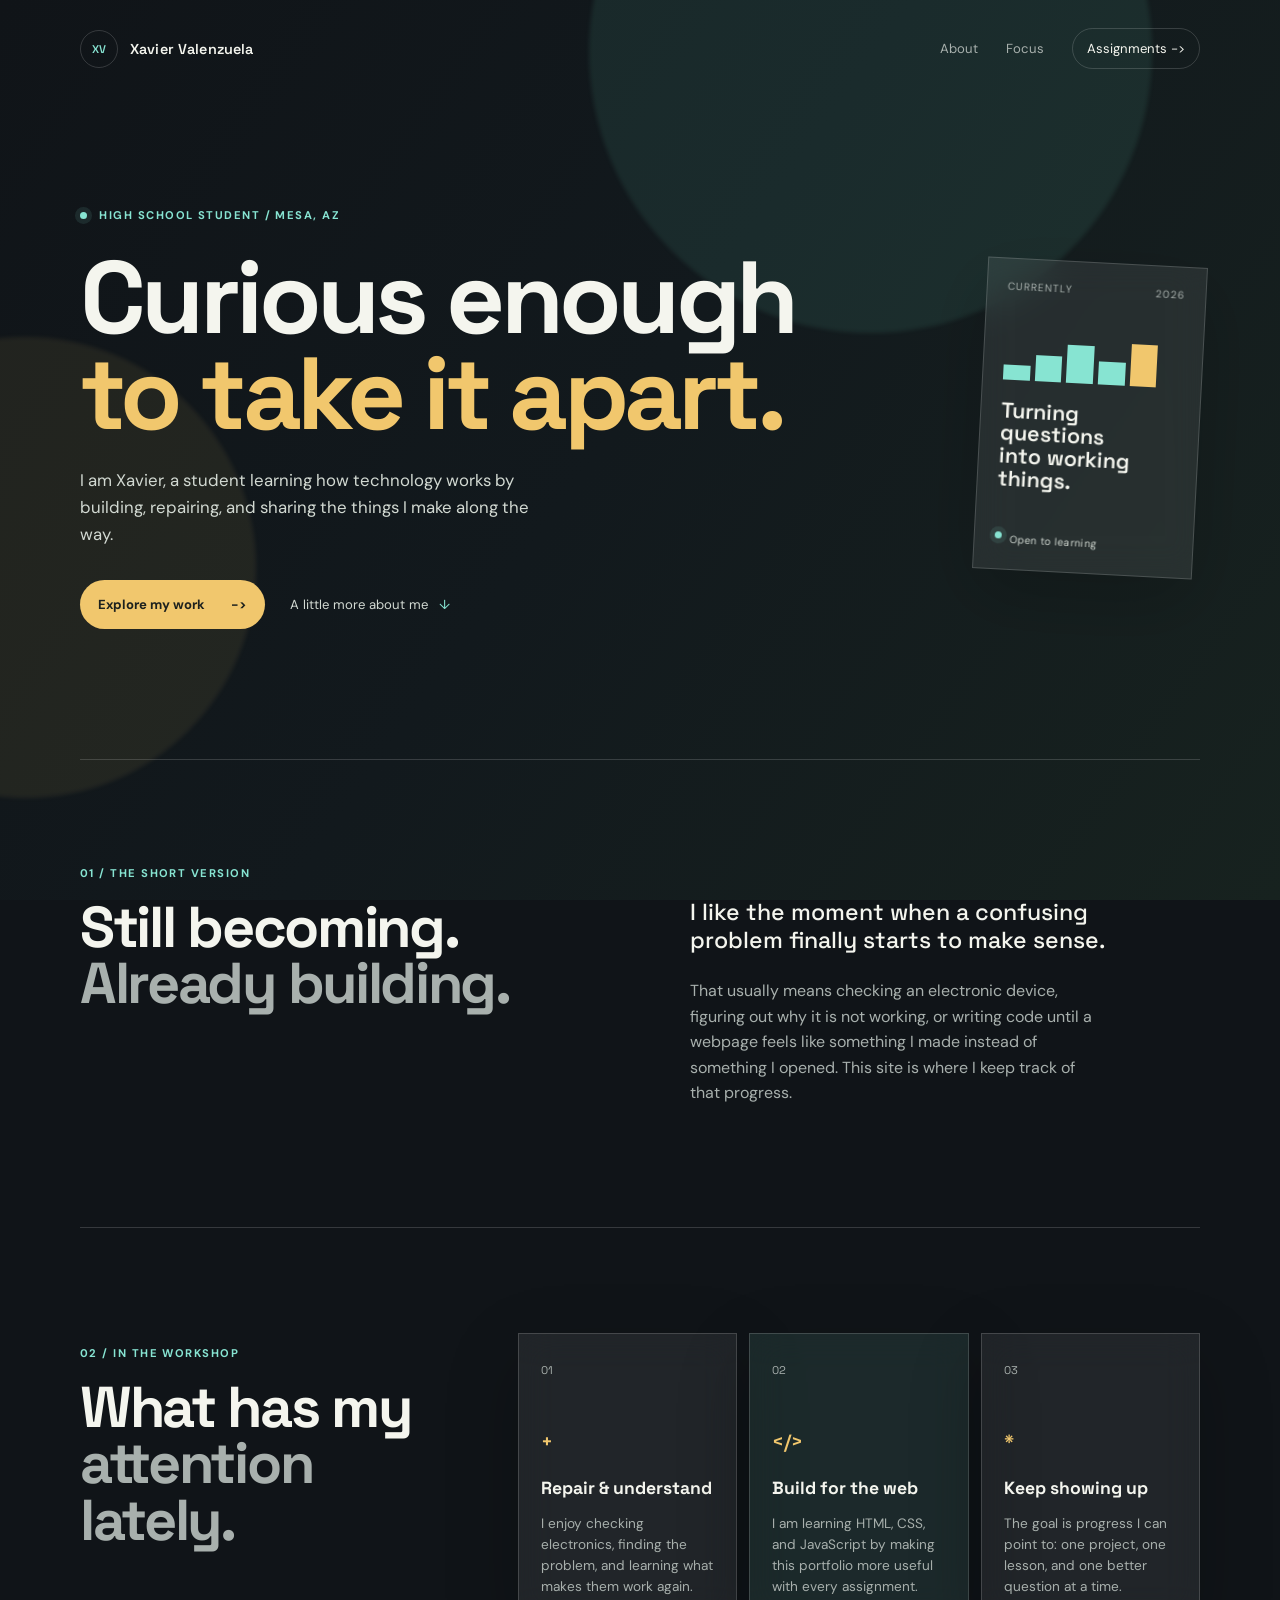
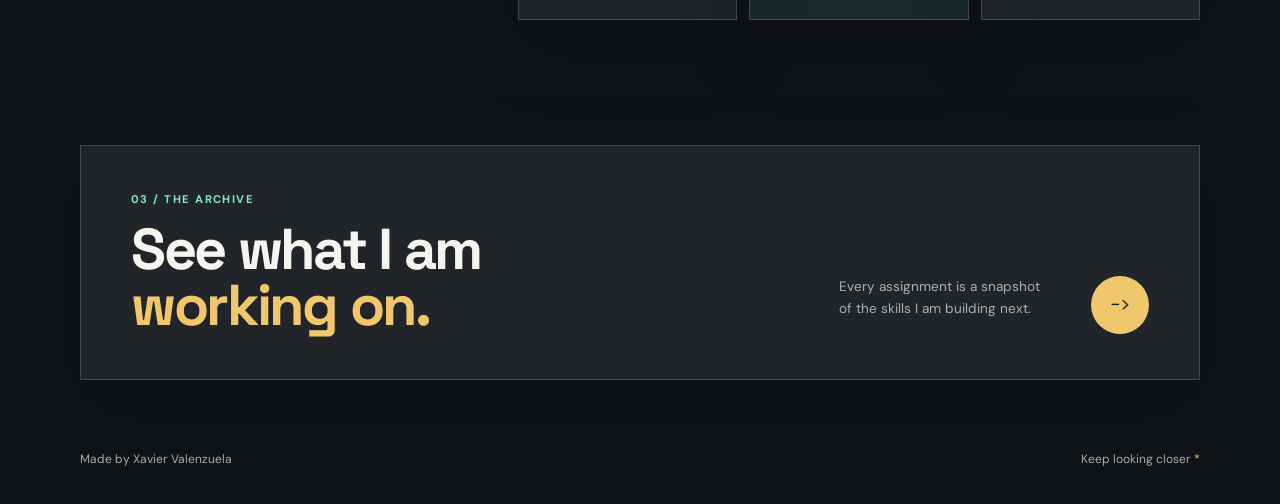
<file: index.html>
<!doctype html>
<html lang="en">

<head>
  <meta charset="utf-8">
  <meta name="viewport" content="width=device-width, initial-scale=1">
  <meta name="theme-color" content="#101418">
  <meta name="description"
    content="The portfolio and ongoing work of Xavier Valenzuela, a high school student learning to build with technology.">
  <title>Xavier Valenzuela | Builder in progress</title>
  <link rel="preconnect" href="https://fonts.googleapis.com">
  <link rel="preconnect" href="https://fonts.gstatic.com" crossorigin>
  <link
    href="https://fonts.googleapis.com/css2?family=DM+Sans:wght@400;500;600;700&family=Space+Grotesk:wght@500;600;700&display=swap"
    rel="stylesheet">
  <link rel="stylesheet" href="styles.css">
</head>

<body>
  <div class="ambient ambient-one" aria-hidden="true"></div>
  <div class="ambient ambient-two" aria-hidden="true"></div>
  <header class="site-header shell">
    <a class="brand" href="index.html" aria-label="Xavier Valenzuela home"><span class="brand-mark">XV</span><span
        class="brand-name">Xavier Valenzuela</span></a>
    <nav aria-label="Main navigation"><a href="#about">About</a><a href="#focus">Focus</a><a class="nav-cta"
        href="assignments/index.html">Assignments <span aria-hidden="true">-&gt;</span></a></nav>
  </header>
  <main>
    <section class="hero shell" aria-labelledby="hero-title">
      <div class="hero-copy">
        <p class="eyebrow"><span class="status-dot"></span> High school student / Mesa, AZ</p>
        <h1 id="hero-title">Curious enough<br><em>to take it apart.</em></h1>
        <p class="hero-intro">I am Xavier, a student learning how technology works by building, repairing, and sharing
          the things I make along the way.</p>
        <div class="hero-actions"><a class="button button-primary" href="assignments/index.html">Explore my work <span
              aria-hidden="true">-&gt;</span></a><a class="text-link" href="#about">A little more about me <span
              aria-hidden="true">&#8595;</span></a></div>
      </div>
      <div class="hero-note glass-panel" aria-label="Current status">
        <div class="note-topline"><span>Currently</span><span>2026</span></div>
        <div class="signal-line" aria-hidden="true"><span></span><span></span><span></span><span></span><span></span>
        </div>
        <p>Turning questions<br>into working things.</p>
        <div class="note-footer"><span class="pulse"></span> Open to learning</div>
      </div>
    </section>
    <section class="about shell" id="about" aria-labelledby="about-title">
      <div class="section-heading">
        <p class="kicker">01 / The short version</p>
        <h2 id="about-title">Still becoming.<br><span>Already building.</span></h2>
      </div>
      <div class="about-copy">
        <p class="large-copy">I like the moment when a confusing problem finally starts to make sense.</p>
        <p>That usually means checking an electronic device, figuring out why it is not working, or writing code until a
          webpage feels like something I made instead of something I opened. This site is where I keep track of that
          progress.</p>
      </div>
    </section>
    <section class="focus shell" id="focus" aria-labelledby="focus-title">
      <div class="section-heading compact-heading">
        <p class="kicker">02 / In the workshop</p>
        <h2 id="focus-title">What has my<br><span>attention lately.</span></h2>
      </div>
      <div class="focus-grid">
        <article class="focus-card glass-panel"><span class="card-number">01</span>
          <div class="card-icon" aria-hidden="true">+</div>
          <h3>Repair &amp; understand</h3>
          <p>I enjoy checking electronics, finding the problem, and learning what makes them work again.</p>
        </article>
        <article class="focus-card glass-panel featured-card"><span class="card-number">02</span>
          <div class="card-icon" aria-hidden="true">&lt;/&gt;</div>
          <h3>Build for the web</h3>
          <p>I am learning HTML, CSS, and JavaScript by making this portfolio more useful with every assignment.</p>
        </article>
        <article class="focus-card glass-panel"><span class="card-number">03</span>
          <div class="card-icon" aria-hidden="true">*</div>
          <h3>Keep showing up</h3>
          <p>The goal is progress I can point to: one project, one lesson, and one better question at a time.</p>
        </article>
      </div>
    </section>
    <section class="work-banner shell glass-panel" aria-labelledby="work-title">
      <div>
        <p class="kicker">03 / The archive</p>
        <h2 id="work-title">See what I am<br><em>working on.</em></h2>
      </div>
      <div class="work-action">
        <p>Every assignment is a snapshot of the skills I am building next.</p><a class="round-arrow"
          href="assignments/index.html" aria-label="Open assignments">-&gt;</a>
      </div>
    </section>
  </main>
  <footer class="site-footer shell"><span>Made by Xavier Valenzuela</span><span>Keep looking closer <span
        class="footer-star" aria-hidden="true">*</span></span></footer>
</body>

</html>
</file>
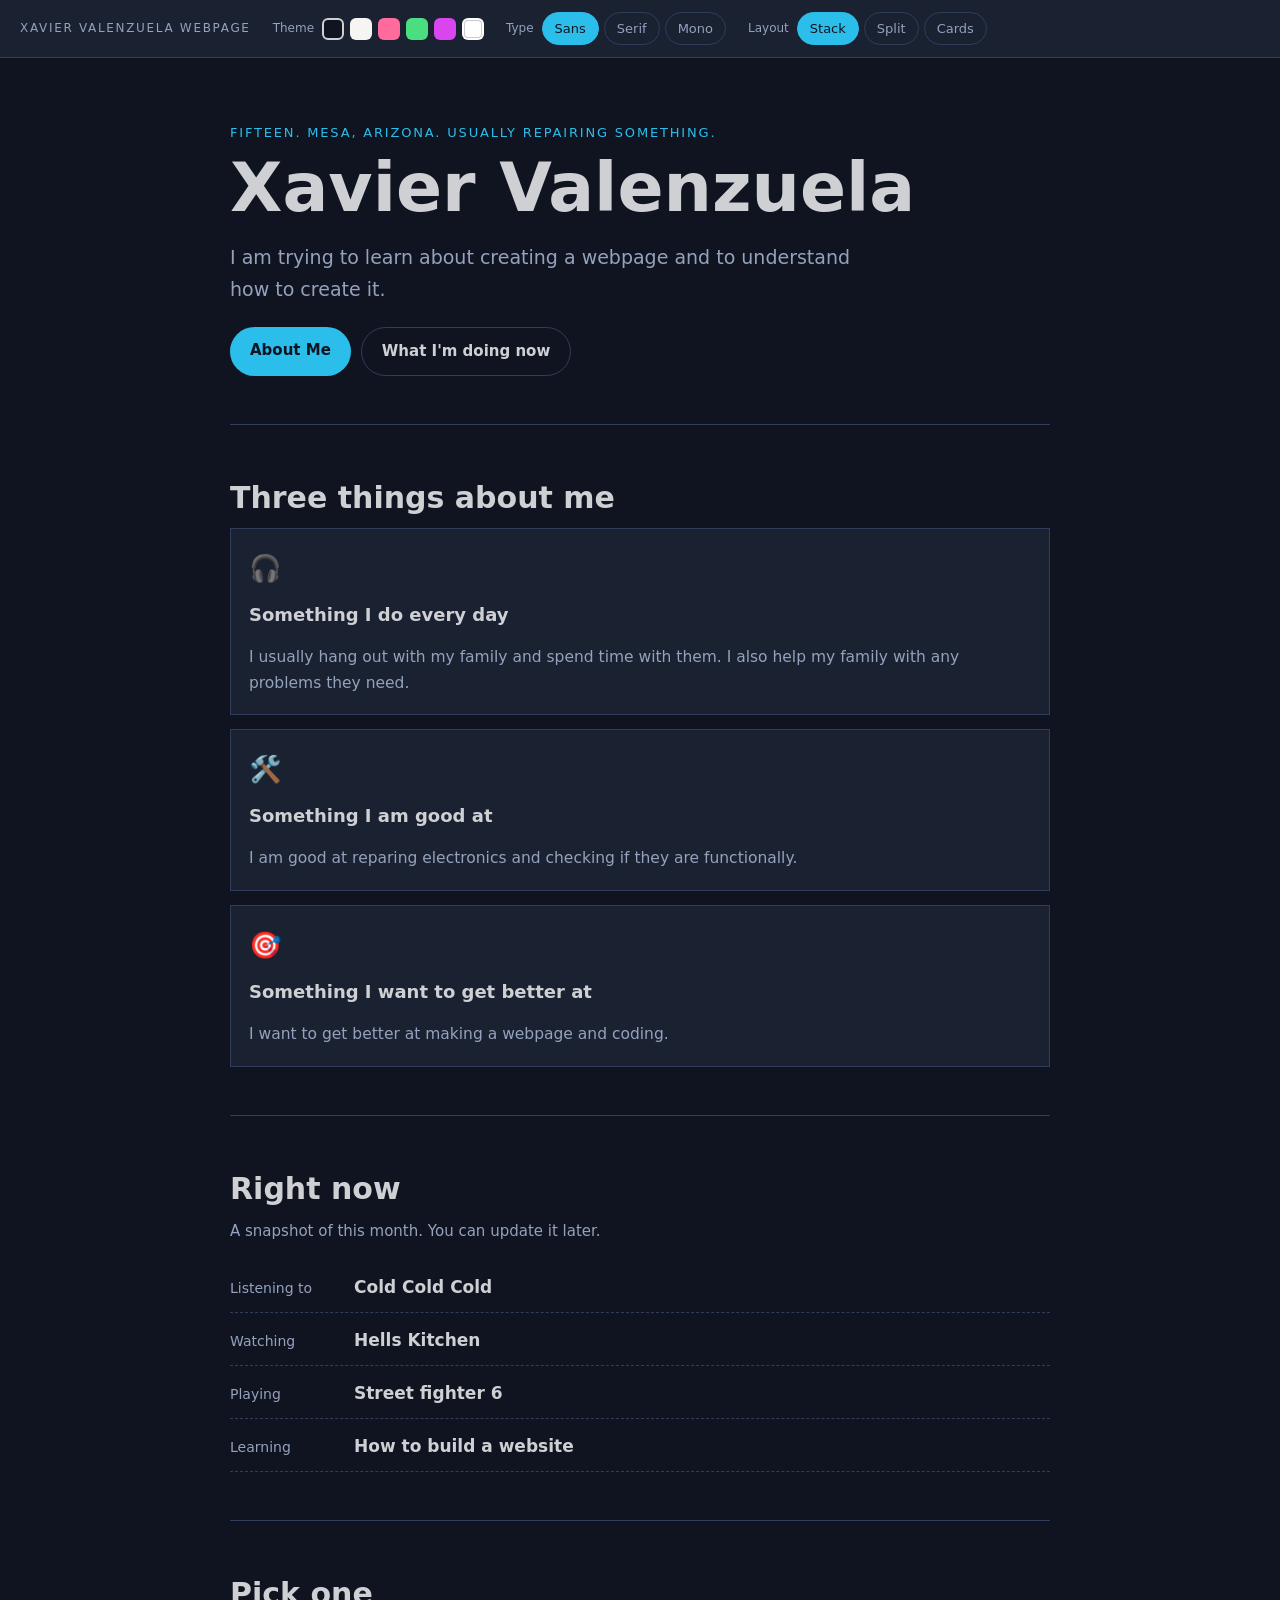
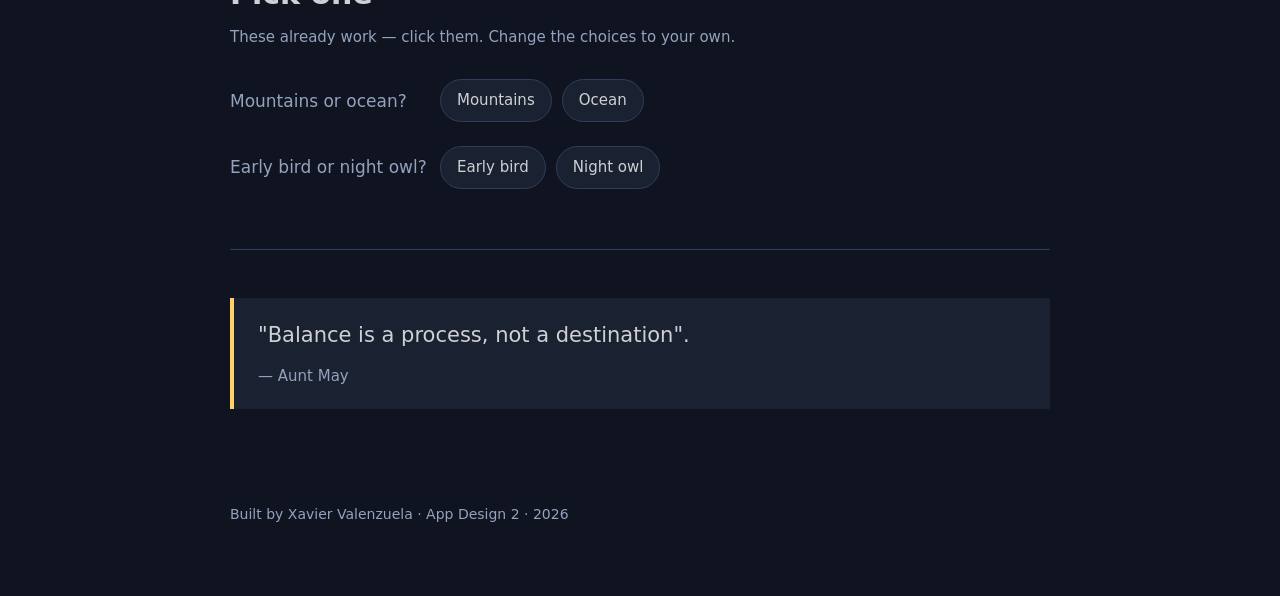
<file: assignments/index.html>
<!DOCTYPE html>
<html lang="en" data-theme="midnight" data-font="sans" data-layout="stack">
<head>
  <meta charset="utf-8">
  <meta name="viewport" content="width=device-width, initial-scale=1">

  <!-- TODO 1 — Put your name in the tab.
       This is what shows on the browser tab, not on the page. -->
  <title>This Is Me — Xavier Valenzuela</title>

  <link rel="stylesheet" href="styles.css">
</head>
<body>

<!-- ═══════════════════════════════════════════════════════════════════════
     THE CONTROL BAR
     These buttons already work. You do not have to touch them.
     Later in the unit you will learn how they work.
     ═══════════════════════════════════════════════════════════════════ -->
<header class="controls" aria-label="Page controls">
  <span class="controls-label">Xavier Valenzuela webpage</span>

  <div class="control">
    <span class="control-name">Theme</span>
    <div class="swatches" data-control="theme">
      <button data-value="midnight" class="sw sw-midnight" aria-label="Midnight"></button>
      <button data-value="paper"    class="sw sw-paper"    aria-label="Paper"></button>
      <button data-value="sunset"   class="sw sw-sunset"   aria-label="Sunset"></button>
      <button data-value="forest"   class="sw sw-forest"   aria-label="Forest"></button>
      <button data-value="candy"    class="sw sw-candy"    aria-label="Candy"></button>
      <button data-value="mono"     class="sw sw-mono"     aria-label="Mono"></button>
    </div>
  </div>

  <div class="control">
    <span class="control-name">Type</span>
    <div class="pills" data-control="font">
      <button data-value="sans">Sans</button>
      <button data-value="serif">Serif</button>
      <button data-value="mono">Mono</button>
    </div>
  </div>

  <div class="control">
    <span class="control-name">Layout</span>
    <div class="pills" data-control="layout">
      <button data-value="stack">Stack</button>
      <button data-value="split">Split</button>
      <button data-value="cards">Cards</button>
    </div>
  </div>
</header>

<main>

  <!-- ═════════════════════════════════════════════════════════════════════
       SECTION 1 — THE HERO
       This is the first thing anyone sees. Make it sound like you.
       ═══════════════════════════════════════════════════════════════════ -->
  <section class="hero">
    <!-- TODO 2 — Replace this with something true about you in 3-5 words.
         Not "Welcome to my website". Something only you would write. -->
    <p class="eyebrow">Fifteen. Mesa, Arizona. Usually Repairing something.</p>

    <!-- TODO 3 — Your name. This is the biggest text on the page. -->
    <h1>Xavier Valenzuela</h1>

    <!-- TODO 4 — One sentence. What should someone know about you first? -->
    <p class="lede">
      I am trying to learn about creating a webpage
      and to understand how to create it.
    </p>

    <!-- TODO 5 — Change these two buttons to say what YOU want them to say. -->
    <div class="hero-actions">
      <a class="btn btn-solid" href="#things"> About Me</a>
      <a class="btn btn-ghost" href="#now">What I'm doing now</a>
    </div>
  </section>

  <!-- ═════════════════════════════════════════════════════════════════════
       SECTION 2 — THREE THINGS
       ═══════════════════════════════════════════════════════════════════ -->
  <section id="things">
    <h2>Three things about me</h2>

    <div class="grid">
      <!-- TODO 6 — Replace all three cards. Keep the shape, change the words.
           The emoji is just text — swap it for any character you like. -->
      <article class="card" data-reveal>
        <span class="card-icon">🎧</span>
        <h3>Something I do every day</h3>
        <p>I usually hang out with my family and spend time with them. I also help my family with any problems they need.</p>
      </article>

      <article class="card" data-reveal>
        <span class="card-icon">🛠️</span>
        <h3>Something I am good at</h3>
        <p>I am good at reparing electronics and checking if they are functionally.</p>
      </article>

      <article class="card" data-reveal>
        <span class="card-icon">🎯</span>
        <h3>Something I want to get better at</h3>
        <p>I want to get better at making a webpage and coding.</p>
      </article>
    </div>
  </section>

  <!-- ═════════════════════════════════════════════════════════════════════
       SECTION 3 — THE NOW LIST
       ═══════════════════════════════════════════════════════════════════ -->
  <section id="now">
    <h2>Right now</h2>
    <p class="section-note">A snapshot of this month. You can update it later.</p>

    <!-- TODO 7 — Change every line. Add or delete rows: copy a whole
         <li> ... </li> block to add one, delete the block to remove one. -->
    <ul class="nowlist">
      <li><span class="now-k">Listening to</span><span class="now-v">Cold Cold Cold</span></li>
      <li><span class="now-k">Watching</span><span class="now-v">Hells Kitchen</span></li>
      <li><span class="now-k">Playing</span><span class="now-v">Street fighter 6</span></li>
      <li><span class="now-k">Learning</span><span class="now-v">How to build a website</span></li>
    </ul>
  </section>

  <!-- ═════════════════════════════════════════════════════════════════════
       SECTION 4 — THE PICK-ONE
       Click the options. The page remembers your answer.
       ═══════════════════════════════════════════════════════════════════ -->
  <section>
    <h2>Pick one</h2>
    <p class="section-note">These already work — click them. Change the choices to your own.</p>

    <!-- TODO 8 — Write two of your own either/or questions.
         Change the text inside the buttons. -->
    <div class="picker" data-picker="q1">
      <span class="picker-q">Mountains or ocean?</span>
      <button data-pick="Mountains">Mountains</button>
      <button data-pick="Ocean">Ocean</button>
    </div>

    <div class="picker" data-picker="q2">
      <span class="picker-q">Early bird or night owl?</span>
      <button data-pick="Early bird">Early bird</button>
      <button data-pick="Night owl">Night owl</button>
    </div>
  </section>

  <!-- ═════════════════════════════════════════════════════════════════════
       SECTION 5 — THE QUOTE
       ═══════════════════════════════════════════════════════════════════ -->
  <section>
    <!-- TODO 9 — A line you actually like. A lyric, a saying, your own words. -->
    <blockquote>
      <p>"Balance is a process, not a destination".</p>
      <cite>— Aunt May</cite>
    </blockquote>
  </section>

</main>

<footer>
  <!-- TODO 10 — Your name and the year. -->
  <p>Built by Xavier Valenzuela · App Design 2 · 2026</p>
</footer>

<!-- app.js is DONE FOR YOU. Do not edit it yet — we open it in Unit 03. -->
<script src="app.js"></script>
</body>
</html>
</file>
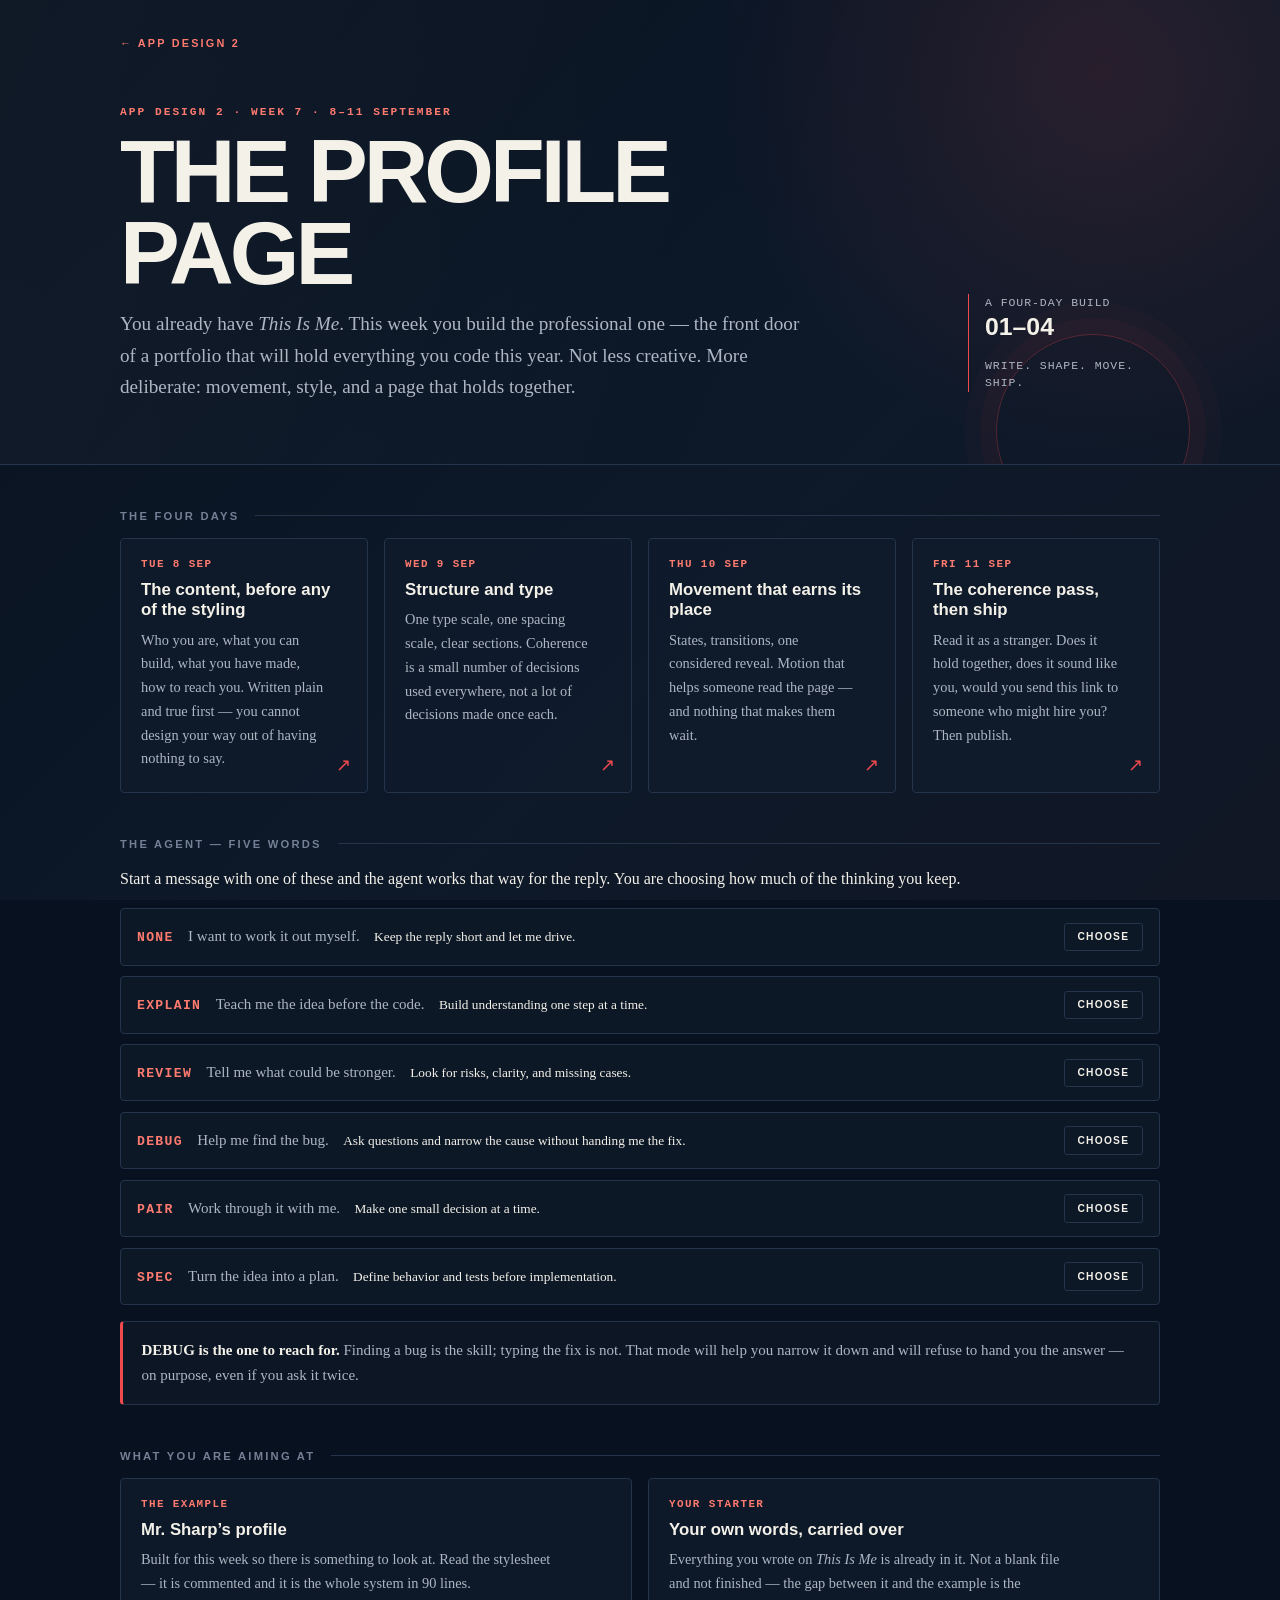
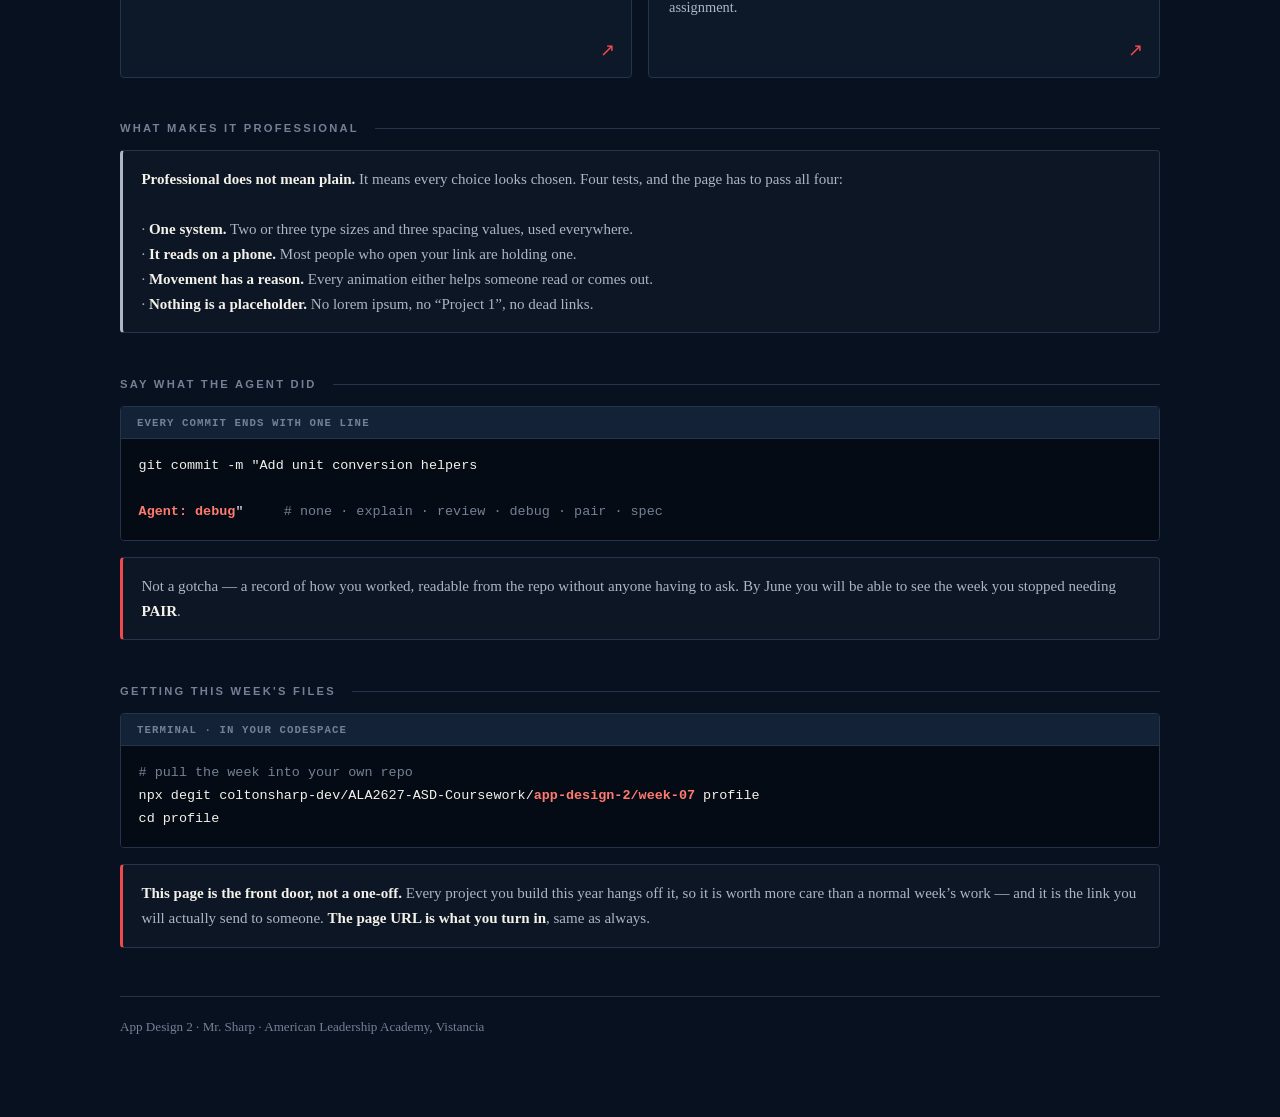
<file: profile/index.html>
<!doctype html>
<html lang="en">

<head>
  <meta charset="utf-8">
  <meta name="viewport" content="width=device-width,initial-scale=1">
  <title>App Design 2 · Week 7 — The profile page</title>
  <style>
    :root {
      --ink: #f4f1e9;
      --muted: #aeb6c2;
      --dim: #748095;
      --bg: #08111f;
      --panel: #101c2c;
      --line: #24344b;
      --accent: #f04a4f;
      --accent-soft: #ff7a6f;
      --display: "Trebuchet MS", sans-serif;
      --body: Georgia, "Times New Roman", serif;
      --mono: "Courier New", monospace
    }

    * {
      box-sizing: border-box
    }

    html {
      scroll-behavior: smooth
    }

    body {
      min-width: 320px;
      margin: 0;
      background: var(--bg);
      color: var(--ink);
      font: 16px/1.65 var(--body);
      padding: 0 0 5rem
    }

    body::before {
      position: fixed;
      inset: 0;
      z-index: -1;
      pointer-events: none;
      content: "";
      background: radial-gradient(circle at 86% 8%, rgba(240, 74, 79, .12), transparent 24rem),
        linear-gradient(135deg, #08111f 0%, #0d1929 55%, #111725 100%)
    }

    .wrap {
      max-width: 68rem;
      margin: 0 auto;
      padding: 0 1.5rem
    }

    a {
      color: inherit
    }

    a:focus-visible,
    .md-b:focus-visible {
      outline: 2px solid var(--accent-soft);
      outline-offset: 4px
    }

    a.back {
      display: inline-flex;
      align-items: center;
      gap: .6rem;
      margin: 1.3rem 0 0;
      font: 700 .68rem var(--display);
      letter-spacing: .2em;
      text-transform: uppercase;
      color: var(--accent-soft);
      text-decoration: none
    }

    .mast {
      position: relative;
      overflow: hidden;
      border-bottom: 1px solid var(--line);
      padding: 1rem 0 3.8rem;
      margin: 0 0 2rem;
      background: linear-gradient(110deg, rgba(255, 255, 255, .035), transparent 62%)
    }

    .mast::after {
      position: absolute;
      right: 7%;
      bottom: -4rem;
      width: 12rem;
      height: 12rem;
      border: 1px solid rgba(240, 74, 79, .3);
      border-radius: 50%;
      content: "";
      box-shadow: 0 0 0 1rem rgba(240, 74, 79, .035), 0 0 0 2rem rgba(240, 74, 79, .025)
    }

    .mast .wrap {
      position: relative;
      z-index: 1
    }

    .mast-grid {
      display: grid;
      grid-template-columns: minmax(0, 1fr) 12rem;
      gap: 3rem;
      align-items: end
    }

    .wk {
      margin: 3.2rem 0 .7rem;
      color: var(--accent-soft);
      font: 700 .7rem var(--mono);
      letter-spacing: .18em;
      text-transform: uppercase
    }

    h1 {
      max-width: 44rem;
      margin: 0 0 .85rem;
      font: 700 clamp(2.5rem, 7vw, 5.8rem)/.92 var(--display);
      letter-spacing: -.045em;
      text-transform: uppercase
    }

    .lede {
      max-width: 43rem;
      margin: 0;
      color: var(--muted);
      font-size: clamp(1.02rem, 1.7vw, 1.2rem)
    }

    .hero-meta {
      border-left: 1px solid var(--accent);
      padding: 0 0 0 1rem;
      color: var(--muted);
      font: .72rem/1.5 var(--mono);
      text-transform: uppercase;
      letter-spacing: .08em
    }

    .hero-meta strong {
      display: block;
      margin-top: .25rem;
      color: var(--ink);
      font: 700 1.55rem/1 var(--display);
      letter-spacing: 0
    }

    h2.sec {
      display: flex;
      align-items: center;
      gap: 1rem;
      margin: 2.8rem 0 1rem;
      color: var(--dim);
      font: 700 .7rem var(--display);
      letter-spacing: .2em;
      text-transform: uppercase
    }

    h2.sec::after {
      height: 1px;
      flex: 1;
      background: var(--line);
      content: ""
    }

    .days {
      display: grid;
      grid-template-columns: repeat(auto-fit, minmax(15.5rem, 1fr));
      gap: 1rem
    }

    .day {
      position: relative;
      display: block;
      min-height: 12.5rem;
      padding: 1.2rem 1.25rem 1.3rem;
      border: 1px solid var(--line);
      border-radius: 4px;
      background: rgba(16, 28, 44, .78);
      text-decoration: none;
      transition: transform .2s ease, border-color .2s ease, background .2s ease
    }

    .day::after {
      position: absolute;
      right: 1rem;
      bottom: 1rem;
      color: var(--accent);
      content: "↗";
      font: 1.1rem var(--mono)
    }

    .day:hover {
      transform: translateY(-4px);
      border-color: var(--accent);
      background: #142238
    }

    .day .d {
      margin: 0 0 .65rem;
      color: var(--accent-soft);
      font: 700 .68rem var(--mono);
      letter-spacing: .13em;
      text-transform: uppercase
    }

    .day h3 {
      max-width: 17rem;
      margin: 0 0 .5rem;
      font: 700 1.05rem/1.2 var(--display)
    }

    .day p {
      max-width: 27rem;
      margin: 0;
      color: var(--muted);
      font-size: .9rem
    }

    .day p:last-child {
      padding-right: 1.2rem
    }

    #modes {
      display: grid;
      gap: .65rem
    }

    .md {
      display: flex;
      align-items: center;
      gap: 1rem;
      padding: .85rem 1rem;
      border: 1px solid var(--line);
      border-radius: 4px;
      background: rgba(16, 28, 44, .72)
    }

    .md>div {
      display: flex;
      align-items: baseline;
      flex: 1;
      gap: .9rem;
      flex-wrap: wrap
    }

    .md-k {
      color: var(--accent-soft);
      font: 700 .82rem var(--mono);
      letter-spacing: .1em
    }

    .md-t {
      color: var(--muted);
      font-size: .94rem
    }

    .md-b {
      cursor: pointer;
      padding: .48rem .8rem;
      border: 1px solid var(--line);
      border-radius: 3px;
      background: transparent;
      color: var(--ink);
      font: 700 .64rem var(--display);
      letter-spacing: .12em;
      text-transform: uppercase;
      white-space: nowrap;
      transition: .2s ease
    }

    .md-b:hover,
    .md-b.ok {
      border-color: var(--accent);
      background: var(--accent);
      color: #fff
    }

    .md-b.ok::after {
      content: " ✓"
    }

    .note {
      margin: 1rem 0 0;
      padding: 1rem 1.15rem;
      border: 1px solid var(--line);
      border-left: 3px solid var(--accent);
      border-radius: 4px;
      color: var(--muted);
      font-size: .94rem;
      background: rgba(16, 28, 44, .5)
    }

    .note b {
      color: var(--ink)
    }

    .term {
      margin: 0 0 1rem;
      overflow: hidden;
      border: 1px solid var(--line);
      border-radius: 4px
    }

    .term .bar {
      padding: .6rem 1rem;
      border-bottom: 1px solid var(--line);
      background: #142238;
      color: var(--dim);
      font: 700 .67rem var(--mono);
      letter-spacing: .1em;
      text-transform: uppercase
    }

    .term pre {
      margin: 0;
      padding: 1rem 1.1rem;
      overflow-x: auto;
      background: #050b14;
      color: var(--ink);
      font: .84rem/1.7 var(--mono)
    }

    .term .c {
      color: var(--dim)
    }

    .term .hl {
      color: var(--accent-soft);
      font-weight: 700
    }

    footer {
      margin-top: 3rem;
      padding-top: 1.2rem;
      border-top: 1px solid var(--line);
      color: var(--dim);
      font-size: .82rem
    }

    @media (max-width:40rem) {
      .wrap {
        padding: 0 1rem
      }

      .mast {
        padding-bottom: 2.8rem
      }

      .mast-grid {
        display: block
      }

      .hero-meta {
        margin-top: 1.6rem
      }

      .wk {
        margin-top: 2.5rem
      }

      .day {
        min-height: 0
      }

      .md {
        align-items: flex-start
      }

      .md-b {
        align-self: center
      }
    }

    @media (prefers-reduced-motion:reduce) {
      html {
        scroll-behavior: auto
      }

      .day,
      .md-b {
        transition: none
      }

      .day:hover {
        transform: none
      }
    }
  </style>
</head>

<body>
  <header class="mast">
    <div class="wrap">
      <a class="back" href="../">&larr; App Design 2</a>
      <div class="mast-grid">
        <div class="hero-copy">
          <p class="wk">App Design 2 &middot; Week 7 &middot; 8&ndash;11 September</p>
          <h1>The profile page</h1>
          <p class="lede">You already have <i>This Is Me</i>. This week you build the professional one &mdash;
            the front door of a portfolio that will hold everything you code this year. Not less creative.
            More deliberate: movement, style, and a page that holds together.</p>
        </div>
        <p class="hero-meta">A four-day build<br><strong>01&ndash;04</strong><br>Write. Shape. Move. Ship.</p>
      </div>
    </div>
  </header>

  <div class="wrap">
    <h2 class="sec">The four days</h2>
    <div class="days">
      <a class="day" href="day-24/">
        <p class="d">Tue 8 Sep</p>
        <h3>The content, before any of the styling</h3>
        <p>Who you are, what you can build, what you have made, how to reach you. Written plain and
          true first &mdash; you cannot design your way out of having nothing to say.</p>
      </a>
      <a class="day" href="day-25/">
        <p class="d">Wed 9 Sep</p>
        <h3>Structure and type</h3>
        <p>One type scale, one spacing scale, clear sections. Coherence is a small number of
          decisions used everywhere, not a lot of decisions made once each.</p>
      </a>
      <a class="day" href="day-26/">
        <p class="d">Thu 10 Sep</p>
        <h3>Movement that earns its place</h3>
        <p>States, transitions, one considered reveal. Motion that helps someone read the page
          &mdash; and nothing that makes them wait.</p>
      </a>
      <a class="day" href="day-27/">
        <p class="d">Fri 11 Sep</p>
        <h3>The coherence pass, then ship</h3>
        <p>Read it as a stranger. Does it hold together, does it sound like you, would you send
          this link to someone who might hire you? Then publish.</p>
      </a>
    </div>

    <h2 class="sec">The agent — five words</h2>
    <p style="color:var(--ala-steel);margin:0 0 1rem">Start a message with one of these and the agent
      works that way for the reply. You are choosing how much of the thinking you keep.</p>
    <div id="modes"></div>
    <div class="note"><b>DEBUG is the one to reach for.</b> Finding a bug is the skill; typing the fix
      is not. That mode will help you narrow it down and will refuse to hand you the answer &mdash; on
      purpose, even if you ask it twice.</div>

    <h2 class="sec">What you are aiming at</h2>
    <div class="days" style="grid-template-columns:repeat(auto-fit,minmax(15rem,1fr))">
      <a class="day" href="example/">
        <p class="d">The example</p>
        <h3>Mr. Sharp&rsquo;s profile</h3>
        <p>Built for this week so there is something to look at. Read the stylesheet &mdash; it is
          commented and it is the whole system in 90 lines.</p>
      </a>
      <a class="day" href="starters/">
        <p class="d">Your starter</p>
        <h3>Your own words, carried over</h3>
        <p>Everything you wrote on <i>This Is Me</i> is already in it. Not a blank file and not
          finished &mdash; the gap between it and the example is the assignment.</p>
      </a>
    </div>

    <h2 class="sec">What makes it professional</h2>
    <div class="note" style="border-left-color:var(--ala-red)">
      <b>Professional does not mean plain.</b> It means every choice looks chosen. Four tests, and the
      page has to pass all four:<br><br>
      &middot; <b>One system.</b> Two or three type sizes and three spacing values, used everywhere.<br>
      &middot; <b>It reads on a phone.</b> Most people who open your link are holding one.<br>
      &middot; <b>Movement has a reason.</b> Every animation either helps someone read or comes out.<br>
      &middot; <b>Nothing is a placeholder.</b> No lorem ipsum, no &ldquo;Project 1&rdquo;, no dead links.
    </div>

    <h2 class="sec">Say what the agent did</h2>
    <div class="term">
      <div class="bar">Every commit ends with one line</div>
      <pre>git commit -m "Add unit conversion helpers

<span class="hl">Agent: debug</span>"     <span class="c"># none · explain · review · debug · pair · spec</span></pre>
    </div>
    <div class="note">Not a gotcha &mdash; a record of how you worked, readable from the repo without
      anyone having to ask. By June you will be able to see the week you stopped needing <b>PAIR</b>.</div>

    <h2 class="sec">Getting this week's files</h2>
    <div class="term">
      <div class="bar">Terminal &middot; in your Codespace</div>
      <pre><span class="c"># pull the week into your own repo</span>
npx degit coltonsharp-dev/ALA2627-ASD-Coursework/<span class="hl">app-design-2/week-07</span> profile
cd profile</pre>
    </div>
    <div class="note"><b>This page is the front door, not a one-off.</b> Every project you build this
      year hangs off it, so it is worth more care than a normal week&rsquo;s work &mdash; and it is the
      link you will actually send to someone. <b>The page URL is what you turn in</b>, same as always.</div>

    <footer>App Design 2 &middot; Mr. Sharp &middot; American Leadership Academy, Vistancia</footer>
  </div>
  <script>
    const modes = [
      ["NONE", "I want to work it out myself.", "Keep the reply short and let me drive."],
      ["EXPLAIN", "Teach me the idea before the code.", "Build understanding one step at a time."],
      ["REVIEW", "Tell me what could be stronger.", "Look for risks, clarity, and missing cases."],
      ["DEBUG", "Help me find the bug.", "Ask questions and narrow the cause without handing me the fix."],
      ["PAIR", "Work through it with me.", "Make one small decision at a time."],
      ["SPEC", "Turn the idea into a plan.", "Define behavior and tests before implementation."]
    ];
    const modeList = document.querySelector("#modes");
    modes.forEach(([key, title, detail]) => {
      const item = document.createElement("article");
      item.className = "md";
      item.innerHTML = `<div><span class="md-k">${key}</span><span class="md-t">${title}</span><small class="md-detail">${detail}</small></div><button class="md-b" type="button">Choose</button>`;
      const button = item.querySelector("button");
      button.addEventListener("click", () => {
        document.querySelectorAll(".md-b").forEach((other) => {
          other.classList.remove("ok");
          other.textContent = "Choose";
          other.setAttribute("aria-pressed", "false");
        });
        button.classList.add("ok");
        button.textContent = "Selected";
        button.setAttribute("aria-pressed", "true");
      });
      button.setAttribute("aria-pressed", "false");
      modeList.append(item);
    });
  </script>
</body>

</html>
</file>
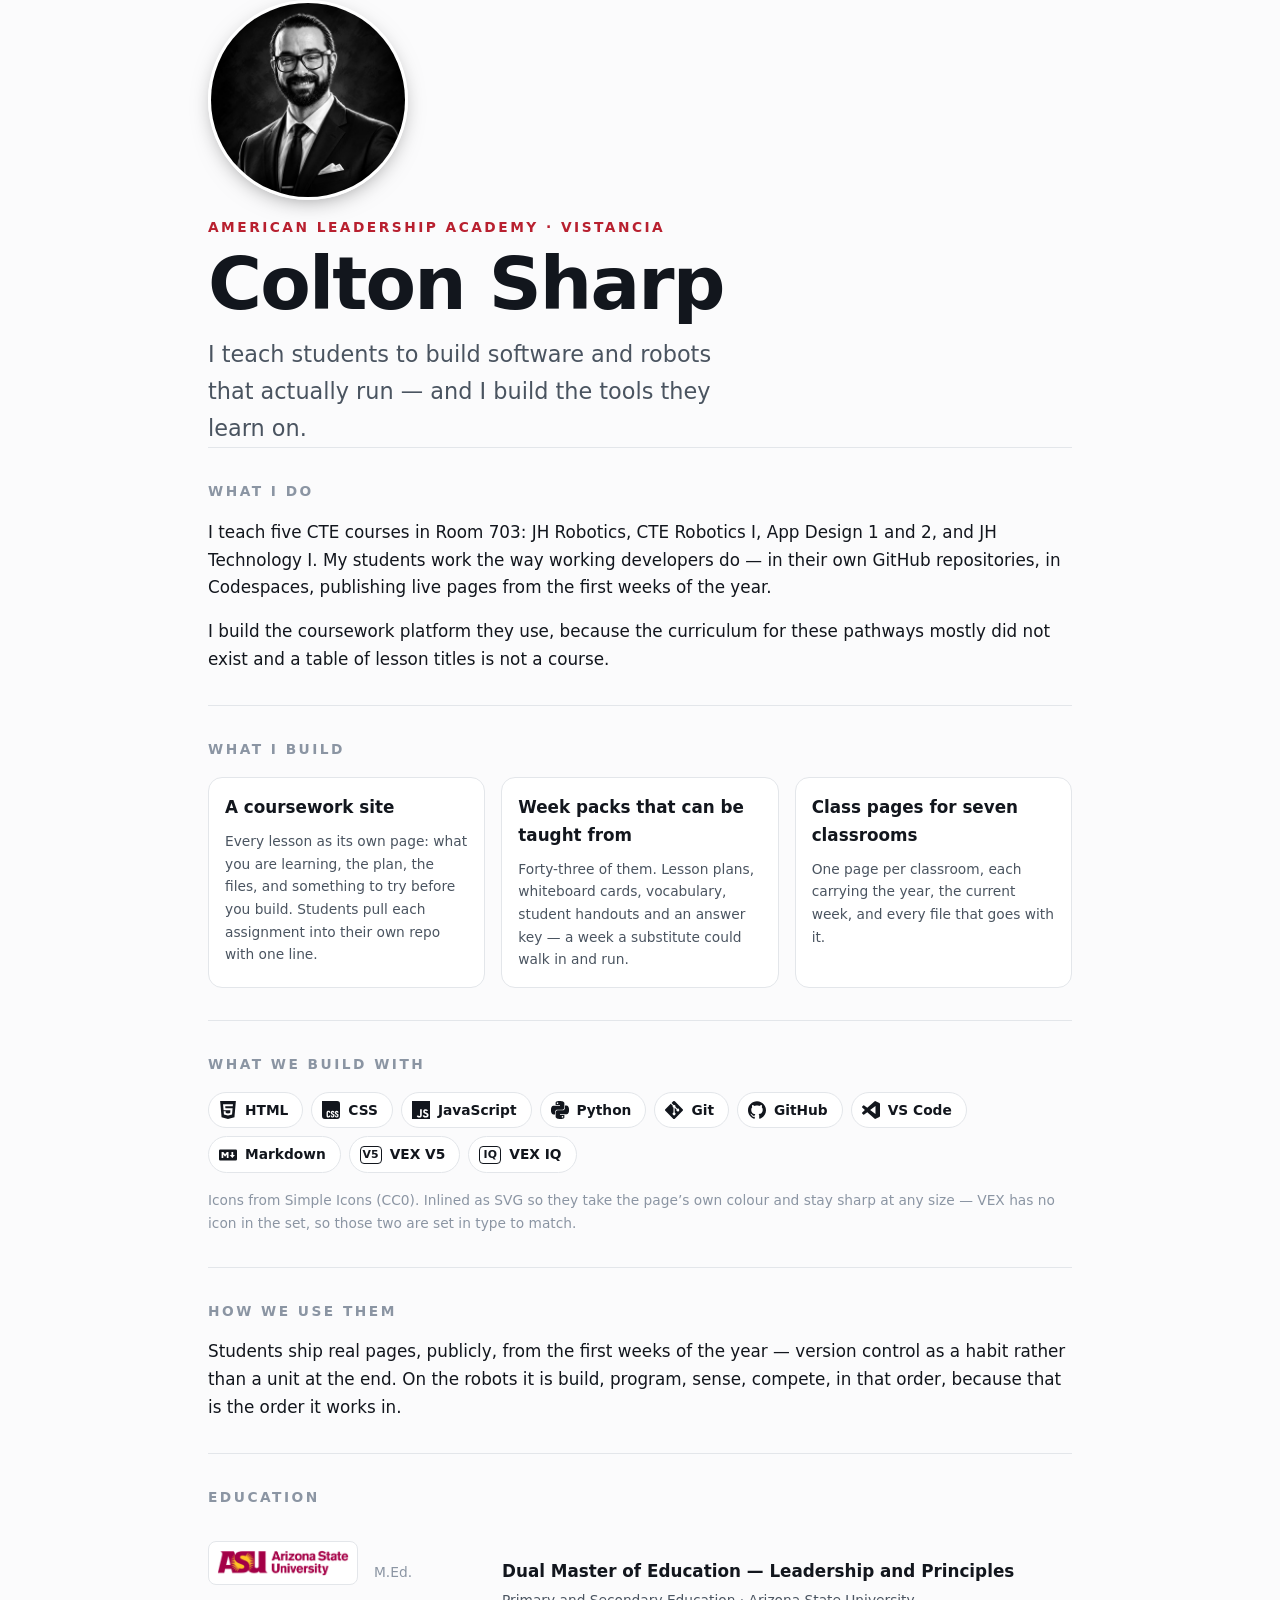
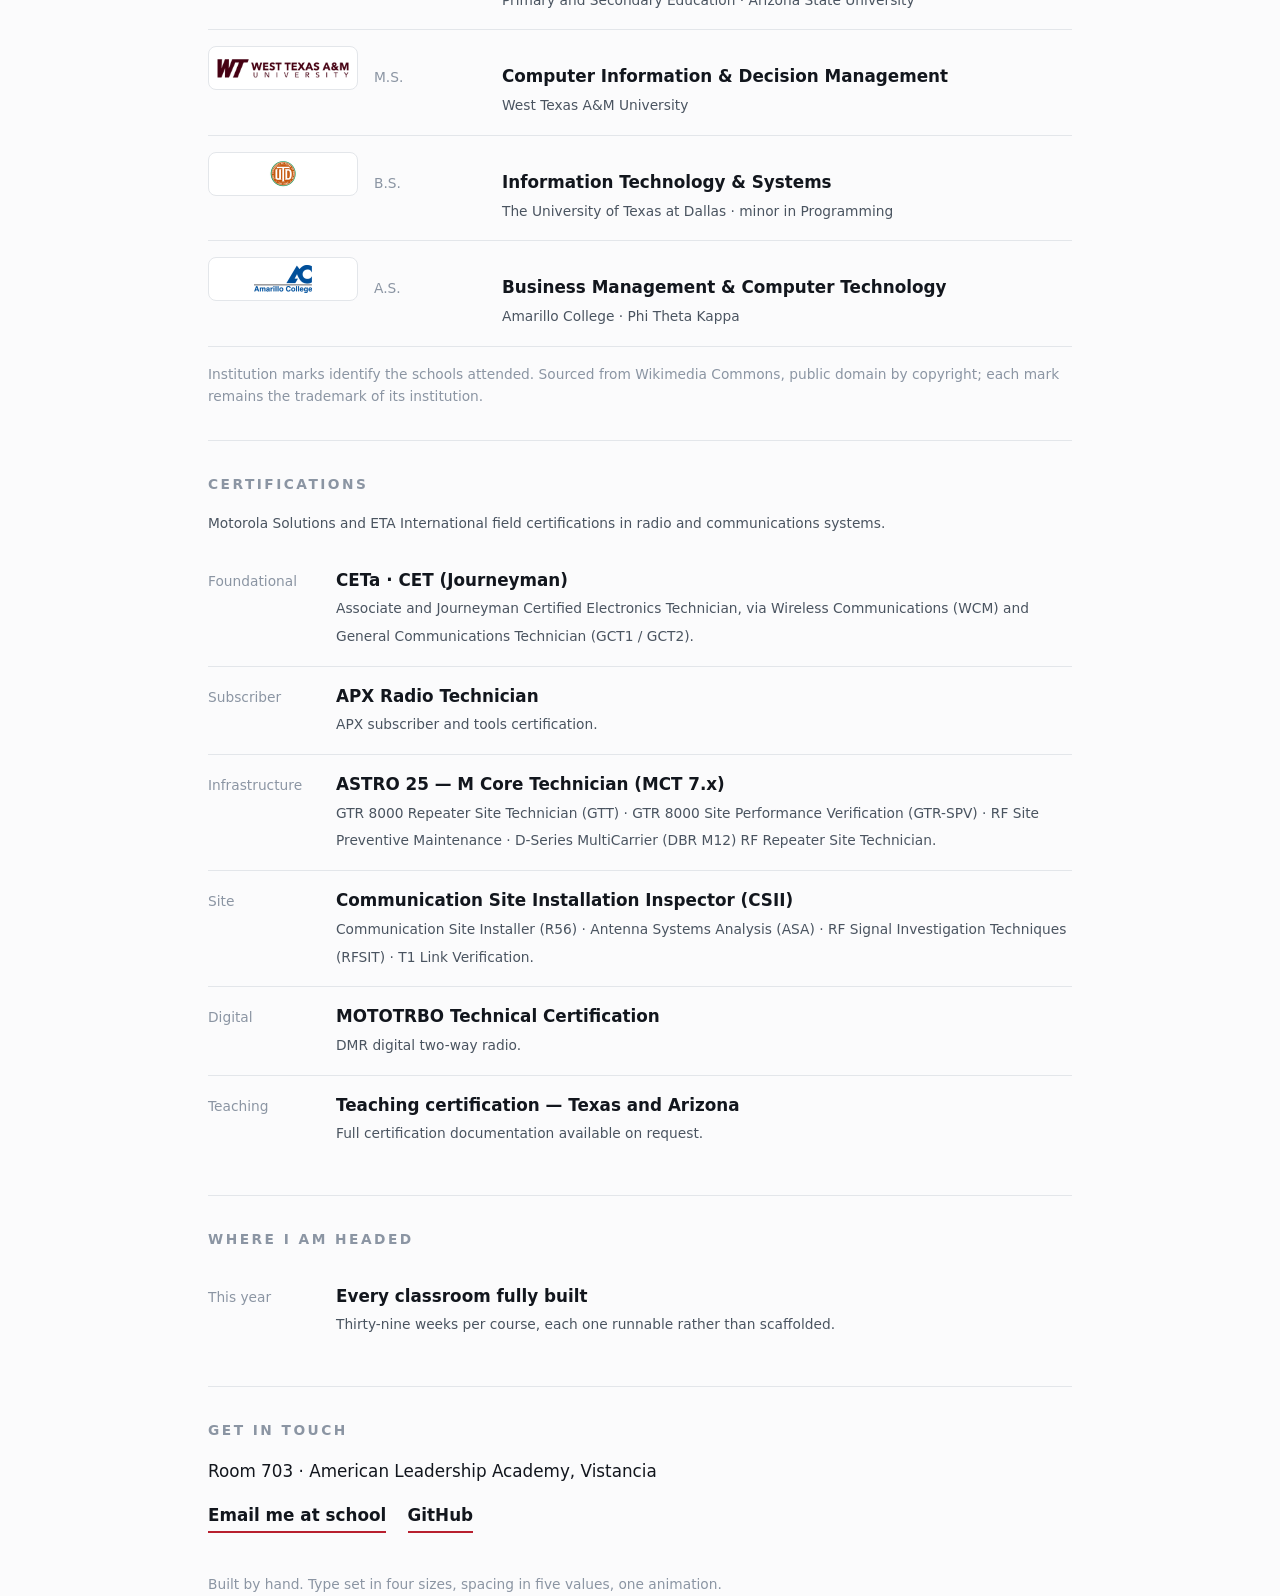
<file: profile/example/index.html>
<!doctype html>
<html lang="en">
<head>
<meta charset="utf-8">
<meta name="viewport" content="width=device-width,initial-scale=1">
<title>Colton Sharp — CTE Software &amp; Robotics</title>
<meta name="description" content="CTE teacher at American Leadership Academy, Vistancia. Robotics, software and app design.">
<link rel="stylesheet" href="styles.css">
<!-- Opt in to the reveal only when scripting is available. Without this line the page hides
     content it might never show. -->
<script>document.documentElement.className += " js";</script>
</head>
<body>

<header class="wrap">
  <!-- The portrait is 400px for a slot that renders at 200 — twice the size, so it stays sharp
       on a phone screen and no larger. The original was a 2 MB PNG; this is 23 KB. A photo that
       makes someone wait is a photo working against you. -->
  <img class="portrait" src="portrait.jpg" width="400" height="400" alt="Portrait of Colton Sharp"
       loading="eager" decoding="async">
  <p class="eyebrow">American Leadership Academy &middot; Vistancia</p>
  <h1>Colton Sharp</h1>
  <p class="tagline">I teach students to build software and robots that actually run &mdash; and
  I build the tools they learn on.</p>
</header>

<main class="wrap">

  <section class="rise">
    <h2>What I do</h2>
    <p>I teach five CTE courses in Room 703: JH Robotics, CTE Robotics I, App Design 1 and 2, and
    JH Technology I. My students work the way working developers do &mdash; in their own GitHub
    repositories, in Codespaces, publishing live pages from the first weeks of the year.</p>
    <p>I build the coursework platform they use, because the curriculum for these pathways mostly
    did not exist and a table of lesson titles is not a course.</p>
  </section>

  <section class="rise">
    <h2>What I build</h2>
    <div class="grid">
      <div class="card"><h3>A coursework site</h3>
        <p>Every lesson as its own page: what you are learning, the plan, the files, and something
        to try before you build. Students pull each assignment into their own repo with one line.</p></div>
      <div class="card"><h3>Week packs that can be taught from</h3>
        <p>Forty-three of them. Lesson plans, whiteboard cards, vocabulary, student handouts and an
        answer key &mdash; a week a substitute could walk in and run.</p></div>
      <div class="card"><h3>Class pages for seven classrooms</h3>
        <p>One page per classroom, each carrying the year, the current week, and every file that
        goes with it.</p></div>
    </div>
  </section>

  <section class="rise">
    <h2>What we build with</h2>
    <ul class="tools">
      <li class="tool"><span class="ic"><svg fill="currentColor" aria-hidden="true" focusable="false" role="img" viewBox="0 0 24 24" xmlns="http://www.w3.org/2000/svg"><title>HTML5</title><path d="M1.5 0h21l-1.91 21.563L11.977 24l-8.564-2.438L1.5 0zm7.031 9.75l-.232-2.718 10.059.003.23-2.622L5.412 4.41l.698 8.01h9.126l-.326 3.426-2.91.804-2.955-.81-.188-2.11H6.248l.33 4.171L12 19.351l5.379-1.443.744-8.157H8.531z"/></svg></span><span>HTML</span></li>
      <li class="tool"><span class="ic"><svg fill="currentColor" aria-hidden="true" focusable="false" role="img" viewBox="0 0 24 24" xmlns="http://www.w3.org/2000/svg"><title>CSS</title><path d="M0 0v20.16A3.84 3.84 0 0 0 3.84 24h16.32A3.84 3.84 0 0 0 24 20.16V3.84A3.84 3.84 0 0 0 20.16 0Zm14.256 13.08c1.56 0 2.28 1.08 2.304 2.64h-1.608c.024-.288-.048-.6-.144-.84-.096-.192-.288-.264-.552-.264-.456 0-.696.264-.696.84-.024.576.288.888.768 1.08.72.288 1.608.744 1.92 1.296q.432.648.432 1.656c0 1.608-.912 2.592-2.496 2.592-1.656 0-2.4-1.032-2.424-2.688h1.68c0 .792.264 1.176.792 1.176.264 0 .456-.072.552-.24.192-.312.24-1.176-.048-1.512-.312-.408-.912-.6-1.32-.816q-.828-.396-1.224-.936c-.24-.36-.36-.888-.36-1.536 0-1.44.936-2.472 2.424-2.448m5.4 0c1.584 0 2.304 1.08 2.328 2.64h-1.608c0-.288-.048-.6-.168-.84-.096-.192-.264-.264-.528-.264-.48 0-.72.264-.72.84s.288.888.792 1.08c.696.288 1.608.744 1.92 1.296.264.432.408.984.408 1.656.024 1.608-.888 2.592-2.472 2.592-1.68 0-2.424-1.056-2.448-2.688h1.68c0 .744.264 1.176.792 1.176.264 0 .456-.072.552-.24.216-.312.264-1.176-.048-1.512-.288-.408-.888-.6-1.32-.816-.552-.264-.96-.576-1.2-.936s-.36-.888-.36-1.536c-.024-1.44.912-2.472 2.4-2.448m-11.031.018c.711-.006 1.419.198 1.839.63.432.432.672 1.128.648 1.992H9.336c.024-.456-.096-.792-.432-.96-.312-.144-.768-.048-.888.24-.12.264-.192.576-.168.864v3.504c0 .744.264 1.128.768 1.128a.65.65 0 0 0 .552-.264c.168-.24.192-.552.168-.84h1.776c.096 1.632-.984 2.712-2.568 2.688-1.536 0-2.496-.864-2.472-2.472v-4.032c0-.816.24-1.44.696-1.848.432-.408 1.146-.624 1.857-.63"/></svg></span><span>CSS</span></li>
      <li class="tool"><span class="ic"><svg fill="currentColor" aria-hidden="true" focusable="false" role="img" viewBox="0 0 24 24" xmlns="http://www.w3.org/2000/svg"><title>JavaScript</title><path d="M0 0h24v24H0V0zm22.034 18.276c-.175-1.095-.888-2.015-3.003-2.873-.736-.345-1.554-.585-1.797-1.14-.091-.33-.105-.51-.046-.705.15-.646.915-.84 1.515-.66.39.12.75.42.976.9 1.034-.676 1.034-.676 1.755-1.125-.27-.42-.404-.601-.586-.78-.63-.705-1.469-1.065-2.834-1.034l-.705.089c-.676.165-1.32.525-1.71 1.005-1.14 1.291-.811 3.541.569 4.471 1.365 1.02 3.361 1.244 3.616 2.205.24 1.17-.87 1.545-1.966 1.41-.811-.18-1.26-.586-1.755-1.336l-1.83 1.051c.21.48.45.689.81 1.109 1.74 1.756 6.09 1.666 6.871-1.004.029-.09.24-.705.074-1.65l.046.067zm-8.983-7.245h-2.248c0 1.938-.009 3.864-.009 5.805 0 1.232.063 2.363-.138 2.711-.33.689-1.18.601-1.566.48-.396-.196-.597-.466-.83-.855-.063-.105-.11-.196-.127-.196l-1.825 1.125c.305.63.75 1.172 1.324 1.517.855.51 2.004.675 3.207.405.783-.226 1.458-.691 1.811-1.411.51-.93.402-2.07.397-3.346.012-2.054 0-4.109 0-6.179l.004-.056z"/></svg></span><span>JavaScript</span></li>
      <li class="tool"><span class="ic"><svg fill="currentColor" aria-hidden="true" focusable="false" role="img" viewBox="0 0 24 24" xmlns="http://www.w3.org/2000/svg"><title>Python</title><path d="M14.25.18l.9.2.73.26.59.3.45.32.34.34.25.34.16.33.1.3.04.26.02.2-.01.13V8.5l-.05.63-.13.55-.21.46-.26.38-.3.31-.33.25-.35.19-.35.14-.33.1-.3.07-.26.04-.21.02H8.77l-.69.05-.59.14-.5.22-.41.27-.33.32-.27.35-.2.36-.15.37-.1.35-.07.32-.04.27-.02.21v3.06H3.17l-.21-.03-.28-.07-.32-.12-.35-.18-.36-.26-.36-.36-.35-.46-.32-.59-.28-.73-.21-.88-.14-1.05-.05-1.23.06-1.22.16-1.04.24-.87.32-.71.36-.57.4-.44.42-.33.42-.24.4-.16.36-.1.32-.05.24-.01h.16l.06.01h8.16v-.83H6.18l-.01-2.75-.02-.37.05-.34.11-.31.17-.28.25-.26.31-.23.38-.2.44-.18.51-.15.58-.12.64-.1.71-.06.77-.04.84-.02 1.27.05zm-6.3 1.98l-.23.33-.08.41.08.41.23.34.33.22.41.09.41-.09.33-.22.23-.34.08-.41-.08-.41-.23-.33-.33-.22-.41-.09-.41.09zm13.09 3.95l.28.06.32.12.35.18.36.27.36.35.35.47.32.59.28.73.21.88.14 1.04.05 1.23-.06 1.23-.16 1.04-.24.86-.32.71-.36.57-.4.45-.42.33-.42.24-.4.16-.36.09-.32.05-.24.02-.16-.01h-8.22v.82h5.84l.01 2.76.02.36-.05.34-.11.31-.17.29-.25.25-.31.24-.38.2-.44.17-.51.15-.58.13-.64.09-.71.07-.77.04-.84.01-1.27-.04-1.07-.14-.9-.2-.73-.25-.59-.3-.45-.33-.34-.34-.25-.34-.16-.33-.1-.3-.04-.25-.02-.2.01-.13v-5.34l.05-.64.13-.54.21-.46.26-.38.3-.32.33-.24.35-.2.35-.14.33-.1.3-.06.26-.04.21-.02.13-.01h5.84l.69-.05.59-.14.5-.21.41-.28.33-.32.27-.35.2-.36.15-.36.1-.35.07-.32.04-.28.02-.21V6.07h2.09l.14.01zm-6.47 14.25l-.23.33-.08.41.08.41.23.33.33.23.41.08.41-.08.33-.23.23-.33.08-.41-.08-.41-.23-.33-.33-.23-.41-.08-.41.08z"/></svg></span><span>Python</span></li>
      <li class="tool"><span class="ic"><svg fill="currentColor" aria-hidden="true" focusable="false" role="img" viewBox="0 0 24 24" xmlns="http://www.w3.org/2000/svg"><title>Git</title><path d="M13.09 23.549a1.54 1.54 0 0 1-2.18 0L.451 13.089a1.54 1.54 0 0 1 0-2.179l7.191-7.19 2.733 2.733a1.85 1.85 0 0 0 .964 2.326v6.66a1.849 1.849 0 1 0 1.54 0V8.957l2.508 2.508a1.85 1.85 0 1 0 1.09-1.09l-2.634-2.634a1.85 1.85 0 0 0-2.378-2.377L8.73 2.63 10.91.451a1.54 1.54 0 0 1 2.179 0l10.459 10.46a1.54 1.54 0 0 1 0 2.179z"/></svg></span><span>Git</span></li>
      <li class="tool"><span class="ic"><svg fill="currentColor" aria-hidden="true" focusable="false" role="img" viewBox="0 0 24 24" xmlns="http://www.w3.org/2000/svg"><title>GitHub</title><path d="M12 .297c-6.63 0-12 5.373-12 12 0 5.303 3.438 9.8 8.205 11.385.6.113.82-.258.82-.577 0-.285-.01-1.04-.015-2.04-3.338.724-4.042-1.61-4.042-1.61C4.422 18.07 3.633 17.7 3.633 17.7c-1.087-.744.084-.729.084-.729 1.205.084 1.838 1.236 1.838 1.236 1.07 1.835 2.809 1.305 3.495.998.108-.776.417-1.305.76-1.605-2.665-.3-5.466-1.332-5.466-5.93 0-1.31.465-2.38 1.235-3.22-.135-.303-.54-1.523.105-3.176 0 0 1.005-.322 3.3 1.23.96-.267 1.98-.399 3-.405 1.02.006 2.04.138 3 .405 2.28-1.552 3.285-1.23 3.285-1.23.645 1.653.24 2.873.12 3.176.765.84 1.23 1.91 1.23 3.22 0 4.61-2.805 5.625-5.475 5.92.42.36.81 1.096.81 2.22 0 1.606-.015 2.896-.015 3.286 0 .315.21.69.825.57C20.565 22.092 24 17.592 24 12.297c0-6.627-5.373-12-12-12"/></svg></span><span>GitHub</span></li>
      <li class="tool"><span class="ic"><svg fill="currentColor" aria-hidden="true" focusable="false" role="img" viewBox="0 0 24 24" xmlns="http://www.w3.org/2000/svg"><title>Visual Studio Code</title><path d="M23.15 2.587L18.21.21a1.494 1.494 0 0 0-1.705.29l-9.46 8.63-4.12-3.128a.999.999 0 0 0-1.276.057L.327 7.261A1 1 0 0 0 .326 8.74L3.899 12 .326 15.26a1 1 0 0 0 .001 1.479L1.65 17.94a.999.999 0 0 0 1.276.057l4.12-3.128 9.46 8.63a1.492 1.492 0 0 0 1.704.29l4.942-2.377A1.5 1.5 0 0 0 24 20.06V3.939a1.5 1.5 0 0 0-.85-1.352zm-5.146 14.861L10.826 12l7.178-5.448v10.896z"/></svg></span><span>VS Code</span></li>
      <li class="tool"><span class="ic"><svg fill="currentColor" aria-hidden="true" focusable="false" role="img" viewBox="0 0 24 24" xmlns="http://www.w3.org/2000/svg"><title>Markdown</title><path d="M22.27 19.385H1.73A1.73 1.73 0 010 17.655V6.345a1.73 1.73 0 011.73-1.73h20.54A1.73 1.73 0 0124 6.345v11.308a1.73 1.73 0 01-1.73 1.731zM5.769 15.923v-4.5l2.308 2.885 2.307-2.885v4.5h2.308V8.078h-2.308l-2.307 2.885-2.308-2.885H3.46v7.847zM21.232 12h-2.309V8.077h-2.307V12h-2.308l3.461 4.039z"/></svg></span><span>Markdown</span></li>
      <li class="tool"><span class="ic ic-t">V5</span><span>VEX V5</span></li>
      <li class="tool"><span class="ic ic-t">IQ</span><span>VEX IQ</span></li>
    </ul>
    <p class="src">Icons from Simple Icons (CC0). Inlined as SVG so they take the page&rsquo;s own
    colour and stay sharp at any size &mdash; VEX has no icon in the set, so those two are set in
    type to match.</p>
  </section>

  <section class="rise">
    <h2>How we use them</h2>
    <p>Students ship real pages, publicly, from the first weeks of the year &mdash; version control
    as a habit rather than a unit at the end. On the robots it is build, program, sense, compete,
    in that order, because that is the order it works in.</p>
  </section>

  <section class="rise">
    <h2>Education</h2>
    <div class="row"><span class="badge"><img src="logos/asu.png" alt="Arizona State University" height="28" loading="lazy" decoding="async"></span><span class="when">M.Ed.</span>
      <span class="what"><b>Dual Master of Education &mdash; Leadership and Principles</b>
      <span>Primary and Secondary Education &middot; Arizona State University</span></span></div>
    <div class="row"><span class="badge"><img src="logos/wtamu.png" alt="West Texas A&amp;M University" height="28" loading="lazy" decoding="async"></span><span class="when">M.S.</span>
      <span class="what"><b>Computer Information &amp; Decision Management</b>
      <span>West Texas A&amp;M University</span></span></div>
    <div class="row"><span class="badge"><img src="logos/utd.png" alt="The University of Texas at Dallas" height="28" loading="lazy" decoding="async"></span><span class="when">B.S.</span>
      <span class="what"><b>Information Technology &amp; Systems</b>
      <span>The University of Texas at Dallas &middot; minor in Programming</span></span></div>
    <div class="row"><span class="badge"><img src="logos/ac.png" alt="Amarillo College" height="28" loading="lazy" decoding="async"></span><span class="when">A.S.</span>
      <span class="what"><b>Business Management &amp; Computer Technology</b>
      <span>Amarillo College &middot; Phi Theta Kappa</span></span></div>
    <p class="src">Institution marks identify the schools attended. Sourced from Wikimedia Commons,
    public domain by copyright; each mark remains the trademark of its institution.</p>
  </section>

  <section class="rise">
    <h2>Certifications</h2>
    <p style="color:var(--soft);font-size:var(--t-small);margin:0 0 var(--s-3)">
    Motorola Solutions and ETA International field certifications in radio and communications
    systems.</p>
    <div class="row"><span class="when">Foundational</span>
      <span class="what"><b>CETa &middot; CET (Journeyman)</b>
      <span>Associate and Journeyman Certified Electronics Technician, via Wireless
      Communications (WCM) and General Communications Technician (GCT1 / GCT2).</span></span></div>
    <div class="row"><span class="when">Subscriber</span>
      <span class="what"><b>APX Radio Technician</b>
      <span>APX subscriber and tools certification.</span></span></div>
    <div class="row"><span class="when">Infrastructure</span>
      <span class="what"><b>ASTRO 25 &mdash; M Core Technician (MCT 7.x)</b>
      <span>GTR 8000 Repeater Site Technician (GTT) &middot; GTR 8000 Site Performance
      Verification (GTR-SPV) &middot; RF Site Preventive Maintenance &middot; D-Series
      MultiCarrier (DBR M12) RF Repeater Site Technician.</span></span></div>
    <div class="row"><span class="when">Site</span>
      <span class="what"><b>Communication Site Installation Inspector (CSII)</b>
      <span>Communication Site Installer (R56) &middot; Antenna Systems Analysis (ASA) &middot;
      RF Signal Investigation Techniques (RFSIT) &middot; T1 Link Verification.</span></span></div>
    <div class="row"><span class="when">Digital</span>
      <span class="what"><b>MOTOTRBO Technical Certification</b>
      <span>DMR digital two-way radio.</span></span></div>
    <div class="row"><span class="when">Teaching</span>
      <span class="what"><b>Teaching certification &mdash; Texas and Arizona</b>
      <span>Full certification documentation available on request.</span></span></div>
  </section>

  <section class="rise">
    <h2>Where I am headed</h2>
    <div class="row"><span class="when">This year</span>
      <span class="what"><b>Every classroom fully built</b>
      <span>Thirty-nine weeks per course, each one runnable rather than scaffolded.</span></span></div>
  </section>

  <section class="rise contact">
    <h2>Get in touch</h2>
    <p>Room 703 &middot; American Leadership Academy, Vistancia</p>
    <p><a href="mailto:colton.sharp@alaschools.org">Email me at school</a>
       <a href="https://github.com/coltonsharp-dev">GitHub</a></p>
  </section>

</main>

<footer class="wrap">Built by hand. Type set in four sizes, spacing in five values, one animation.</footer>

<script>
/* The reveal. IntersectionObserver rather than a scroll listener — the browser tells us when an
   element arrives instead of us asking hundreds of times a second.
   If someone has asked their system for reduced motion we do not observe at all: everything is
   simply shown. The CSS handles it too, but doing it here as well means no work is even queued. */
const reduce = window.matchMedia("(prefers-reduced-motion: reduce)").matches;
const items = document.querySelectorAll(".rise");
if (reduce || !("IntersectionObserver" in window)) {
  items.forEach(el => el.classList.add("in"));
} else {
  const io = new IntersectionObserver((entries) => {
    entries.forEach(e => {
      if (!e.isIntersecting) return;
      e.target.classList.add("in");
      io.unobserve(e.target);          /* once it is in, stop watching it */
    });
  }, { rootMargin: "0px 0px -10% 0px" });
  items.forEach(el => io.observe(el));
}
</script>
</body>
</html>
</file>
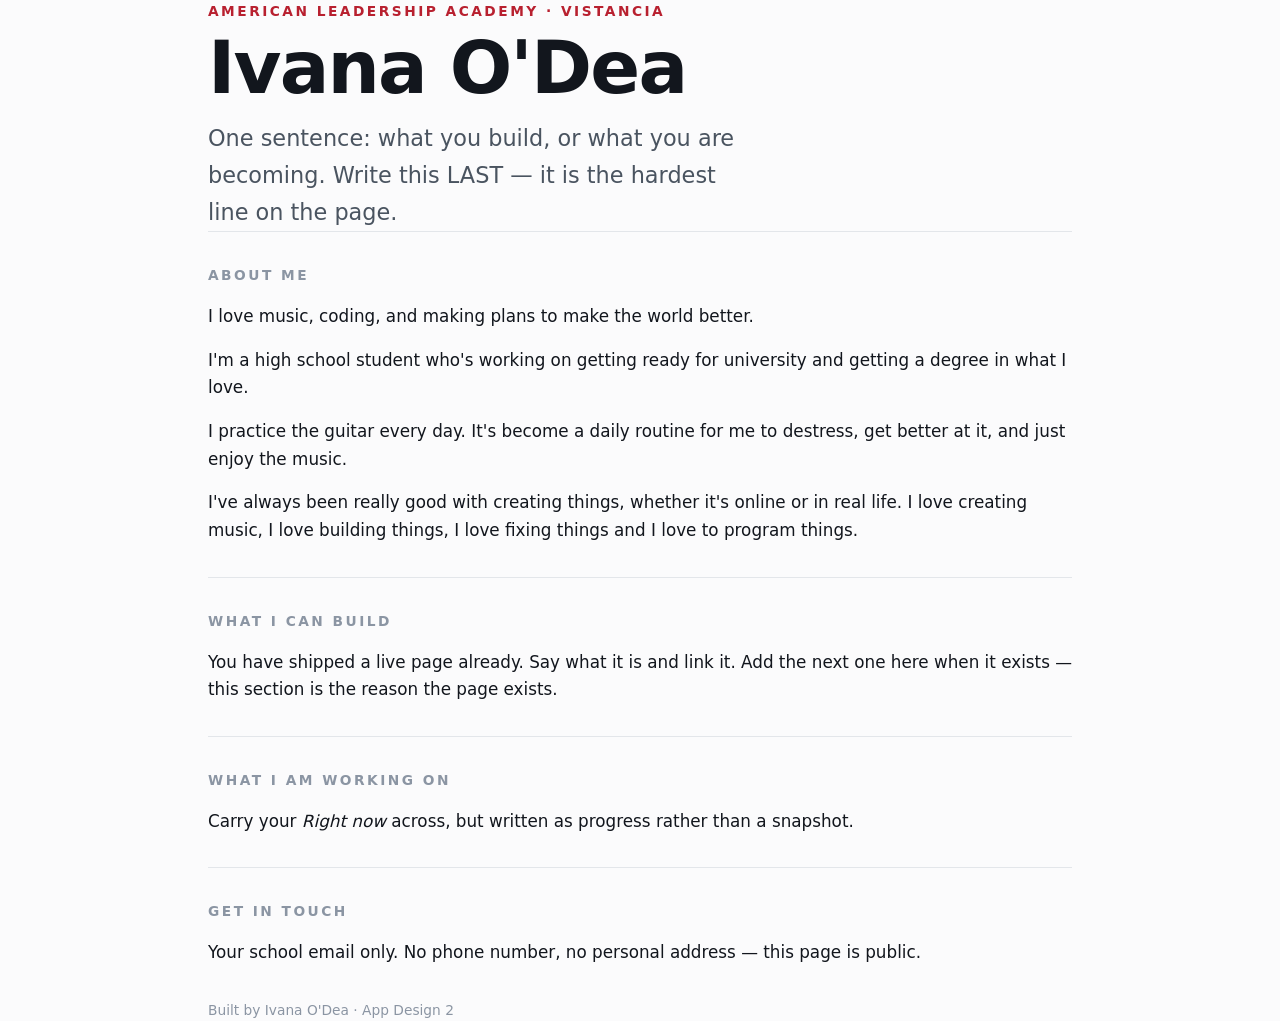
<file: profile/starters/ivana-odea/index.html>
<!doctype html>
<html lang="en">
<head>
<meta charset="utf-8">
<meta name="viewport" content="width=device-width,initial-scale=1">
<title>Ivana O&#x27;Dea</title>
<link rel="stylesheet" href="styles.css">
</head>
<body>

<!-- YOUR WORDS, CARRIED FORWARD.
     Everything below came off your own This Is Me page. Nothing here is filler and nothing
     is finished. Your job this week is to turn it into a page you would send to someone.

     The structure is a suggestion. Move it, cut it, rename the sections. What you may NOT
     do is leave a heading with nothing under it. -->

<header class="wrap">
  <p class="eyebrow">American Leadership Academy &middot; Vistancia</p>
  <h1>Ivana O&#x27;Dea</h1>
  <p class="tagline">One sentence: what you build, or what you are becoming. Write this LAST —
  it is the hardest line on the page.</p>
</header>

<main class="wrap">

  <section>
    <h2>About me</h2>
    <p>I love music, coding, and making plans to make the world better.</p>
    <p>I&#x27;m a high school student who&#x27;s working on getting ready for university and getting a degree in what I love.</p>
    <p>I practice the guitar every day. It&#x27;s become a daily routine for me to destress, get better at it, and just enjoy the music.</p>
    <p>I&#x27;ve always been really good with creating things, whether it&#x27;s online or in real life. I love creating music, I love building things, I love fixing things and I love to program things.</p>
  </section>

  <section>
    <h2>What I can build</h2>
    <p>You have shipped a live page already. Say what it is and link it. Add the next one here
    when it exists — this section is the reason the page exists.</p>
  </section>

  <section>
    <h2>What I am working on</h2>
    <p>Carry your <em>Right now</em> across, but written as progress rather than a snapshot.</p>
  </section>

  <section class="contact">
    <h2>Get in touch</h2>
    <p>Your school email only. No phone number, no personal address — this page is public.</p>
  </section>

</main>

<footer class="wrap">Built by Ivana O&#x27;Dea &middot; App Design 2</footer>
</body>
</html>
</file>
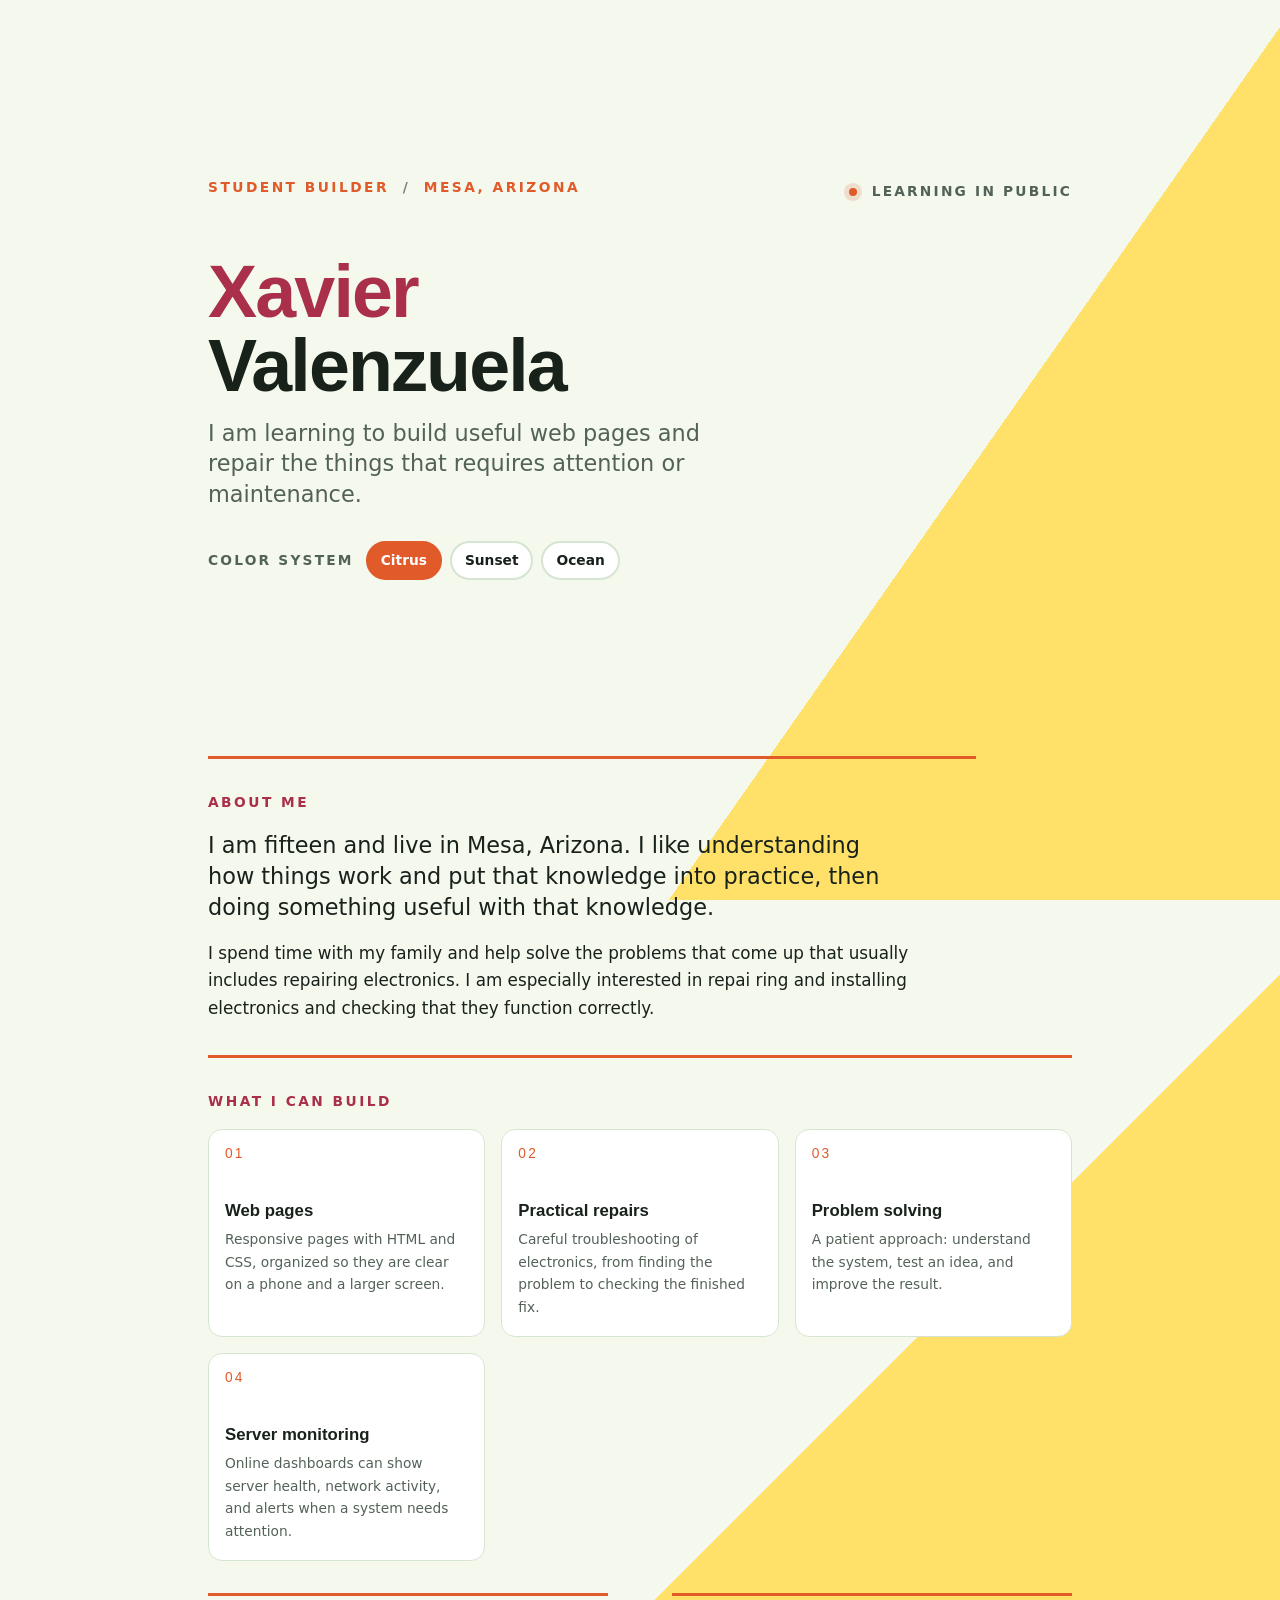
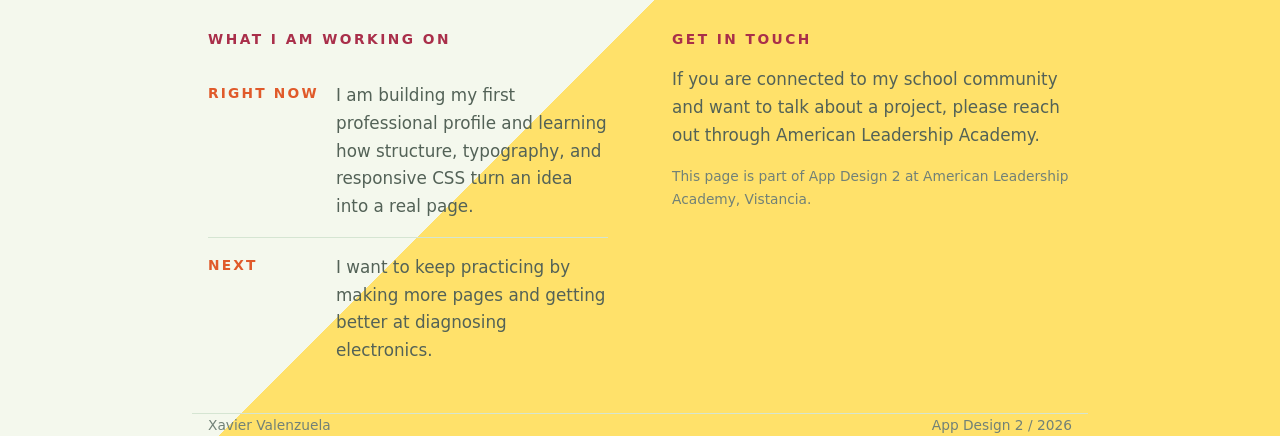
<file: profile/starters/xavier-valenzuela/index.html>
<!doctype html>
<html lang="en">

<head>
  <meta charset="utf-8">
  <meta name="viewport" content="width=device-width,initial-scale=1">
  <title>Xavier Valenzuela</title>
  <link rel="stylesheet" href="styles.css">
</head>

<body>

  <header class="wrap">
    <div class="hero-top">
      <p class="eyebrow">Student builder <span>/</span> Mesa, Arizona</p>
      <div class="availability"><span></span> Learning in public</div>
    </div>
    <h1>Xavier<br><em>Valenzuela</em></h1>
    <p class="tagline">I am learning to build useful web pages and repair the things that requires attention or
      maintenance.</p>
    <div class="theme-picker" aria-label="Choose a color theme">
      <span>Color system</span>
      <button class="theme-button is-active" type="button" data-theme-choice="citrus"
        aria-pressed="true">Citrus</button>
      <button class="theme-button" type="button" data-theme-choice="sunset" aria-pressed="false">Sunset</button>
      <button class="theme-button" type="button" data-theme-choice="ocean" aria-pressed="false">Ocean</button>
    </div>
  </header>

  <main class="wrap">

    <section class="intro rise">
      <h2>About me</h2>
      <p class="lead">I am fifteen and live in Mesa, Arizona. I like understanding how things work and put that
        knowledge into practice, then doing something
        useful with that knowledge.</p>
      <p>I spend time with my family and help solve the problems that come up that usually includes repairing
        electronics. I am especially interested in repai
        ring and installing
        electronics and checking that they function correctly.</p>
    </section>

    <section class="capabilities rise">
      <h2>What I can build</h2>
      <div class="cards">
        <article class="card"><a class="card-link" href="../../../assignments/index.html"><span
              class="card-number">01</span>
            <h3>Web pages</h3>
            <p>Responsive pages with HTML and CSS, organized so they are clear on a phone and a larger screen.</p>
          </a>
        </article>
        <article class="card"><a class="card-link" href="../../../game/Galaga-Github-version.html"><span
              class="card-number">02</span>
            <h3>Practical repairs</h3>
            <p>Careful troubleshooting of electronics, from finding the problem to checking the finished fix.</p>
          </a>
        </article>
        <article class="card">
          <a class="card-link" href="https://xv74508-jpg.github.io/ala2627-xaviervalenzuelaCTE-AD/">
            <span class="card-number">03</span>
            <h3>Problem solving</h3>
            <p>A patient approach: understand the system, test an idea, and improve the result.</p>
          </a>
        </article>
        <article class="card">
          <a class="card-link" href="https://grafana.com/">
            <span class="card-number">04</span>
            <h3>Server monitoring</h3>
            <p>Online dashboards can show server health, network activity, and alerts when a system needs attention.</p>
          </a>
        </article>
      </div>
    </section>
    <section class="now rise">
      <h2>What I am working on</h2>
      <div class="now-line"><span class="now-label">Right now</span>
        <p>I am building my first professional profile and learning how structure, typography, and responsive CSS turn
          an idea into a real page.</p>
      </div>
      <div class="now-line"><span class="now-label">Next</span>
        <p>I want to keep practicing by making more pages and getting better at diagnosing electronics.</p>
      </div>
    </section>

    <section class="contact rise">
      <h2>Get in touch</h2>
      <p>If you are connected to my school community and want to talk about a project, please reach out through American
        Leadership Academy.</p>
      <p class="contact-note">This page is part of App Design 2 at American Leadership Academy, Vistancia.</p>
    </section>

  </main>

  <footer class="wrap"><span>Xavier Valenzuela</span><span>App Design 2 / 2026</span></footer>
  <script>
    const sections = document.querySelectorAll('.rise');
    const reduceMotion = window.matchMedia('(prefers-reduced-motion: reduce)').matches;
    if (reduceMotion || !('IntersectionObserver' in window)) {
      sections.forEach((section) => section.classList.add('in'));
    } else {
      const observer = new IntersectionObserver((entries) => {
        entries.forEach((entry) => {
          if (!entry.isIntersecting) return;
          entry.target.classList.add('in');
          observer.unobserve(entry.target);
        });
      }, { rootMargin: '0px 0px -10% 0px' });
      sections.forEach((section) => observer.observe(section));
    }

    const themeButtons = document.querySelectorAll('[data-theme-choice]');

    themeButtons.forEach((button) => {
      button.addEventListener('click', () => {
        const theme = button.dataset.themeChoice;
        document.documentElement.dataset.theme = theme;

        themeButtons.forEach((themeButton) => {
          const isActive = themeButton === button;
          themeButton.classList.toggle('is-active', isActive);
          themeButton.setAttribute('aria-pressed', isActive);
        });
        localStorage.setItem('xavier-theme', theme);
      });
    });

    const savedTheme = localStorage.getItem('xavier-theme');
    if (savedTheme) document.querySelector(`[data-theme-choice="${savedTheme}"]`)?.click();
  </script>
</body>

</html>
</file>
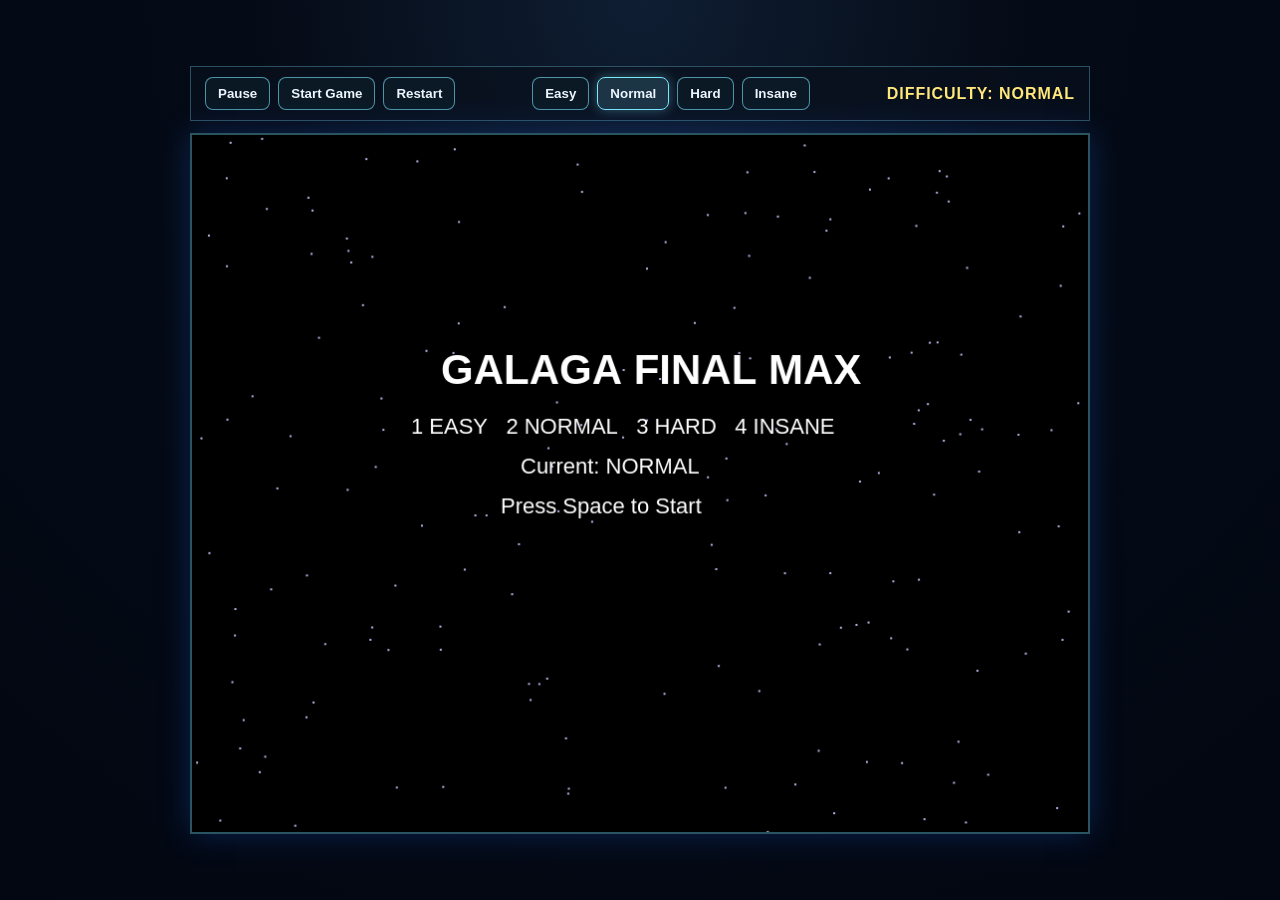
<file: game/Galaga-Github-version.html>
<!DOCTYPE html>
<html lang="en">

<head>
  <meta charset="UTF-8" />
  <meta name="viewport" content="width=device-width, initial-scale=1.0" />
  <title>Galaga Final Max</title>
  <style>
    :root {
      --bg: #020712;
      --panel: rgba(9, 16, 29, 0.7);
      --cyan: #7ae7ff;
      --white: #edf6ff;
      --yellow: #ffe77a;
      --red: #ff5e5e;
      --purple: #b775ff;
    }

    * {
      box-sizing: border-box;
    }

    body {
      margin: 0;
      min-height: 100vh;
      display: grid;
      place-items: center;
      background: radial-gradient(circle at top, #0f1e33 0%, #050b16 35%, #020712 100%);
      font-family: Arial, Helvetica, sans-serif;
      color: var(--white);
    }

    .game-shell {
      width: min(96vw, 930px);
      display: grid;
      justify-items: center;
      gap: 12px;
    }

    canvas {
      width: min(96vw, 900px);
      height: auto;
      display: block;
      background: #01050d;
      border: 2px solid rgba(122, 231, 255, 0.35);
      box-shadow: 0 0 30px rgba(32, 108, 255, 0.25);
    }

    .hud {
      width: min(96vw, 900px);
      display: flex;
      justify-content: space-between;
      align-items: center;
      gap: 12px;
      padding: 10px 14px;
      border: 1px solid rgba(122, 231, 255, 0.3);
      background: var(--panel);
    }

    .controls {
      display: flex;
      flex-wrap: wrap;
      gap: 8px;
    }

    button {
      appearance: none;
      border: 1px solid rgba(122, 231, 255, 0.6);
      background: rgba(12, 28, 39, 0.8);
      color: var(--white);
      border-radius: 8px;
      padding: 8px 12px;
      font-weight: 700;
      cursor: pointer;
      transition: transform 0.12s ease, border-color 0.12s ease, background 0.12s ease;
    }

    button:hover {
      transform: translateY(-1px);
      border-color: var(--cyan);
      background: rgba(22, 48, 66, 0.9);
    }

    .difficulty-select {
      display: flex;
      gap: 8px;
      flex-wrap: wrap;
    }

    .difficulty-select button.active {
      background: rgba(122, 231, 255, 0.16);
      border-color: var(--cyan);
      box-shadow: 0 0 12px rgba(122, 231, 255, 0.35);
    }

    .status {
      font-weight: 700;
      letter-spacing: 0.06em;
      text-transform: uppercase;
      color: var(--yellow);
    }
  </style>
</head>

<body>
  <div class="game-shell">
    <div class="hud">
      <div class="controls">
        <button id="pause-button">Pause</button>
        <button id="start-button">Start Game</button>
        <button id="restart-button">Restart</button>
      </div>

      <div class="difficulty-select" aria-label="Difficulty selection">
        <button class="diff-btn active" data-difficulty="EASY">Easy</button>
        <button class="diff-btn" data-difficulty="NORMAL">Normal</button>
        <button class="diff-btn" data-difficulty="HARD">Hard</button>
        <button class="diff-btn" data-difficulty="INSANE">Insane</button>
      </div>

      <div id="status" class="status">READY</div>
    </div>

    <canvas id="gameCanvas" width="900" height="700"></canvas>
  </div>

  <script>
    const canvas = document.getElementById('gameCanvas');
    const ctx = canvas.getContext('2d');
    const statusEl = document.getElementById('status');
    const startButton = document.getElementById('start-button');
    const pauseButton = document.getElementById('pause-button');
    const restartButton = document.getElementById('restart-button');
    const diffButtons = [...document.querySelectorAll('.diff-btn')];

    const WIDTH = canvas.width;
    const HEIGHT = canvas.height;
    const FPS = 60;

    const WHITE = [255, 255, 255];
    const RED = [255, 80, 80];
    const GREEN = [80, 255, 80];
    const YELLOW = [255, 255, 80];
    const CYAN = [80, 255, 255];
    const PURPLE = [180, 80, 255];
    const ORANGE = [255, 140, 0];
    const BLUE = [80, 160, 255];

    const settings = {
      EASY: { enemy_speed: 3, boss_hp: 10, fire_rate: 0.5 },
      NORMAL: { enemy_speed: 5, boss_hp: 16, fire_rate: 1 },
      HARD: { enemy_speed: 8, boss_hp: 30, fire_rate: 1.4 },
      INSANE: { enemy_speed: 12, boss_hp: 80, fire_rate: 2.2 }
    };

    let announcement = '';
    let announcementTimer = 0;
    const HIGH_SCORE_KEY = 'galaga-ultimate-final-max-highscore';
    const keys = {};
    const stars = [];
    const particles = [];

    let isPaused = false;
    let currentDifficulty = 'NORMAL';
    let gameState = 'title';
    let wave = 1;
    let player = null;
    let enemies = [];
    let lastTime = 0;

    function initStars() {
      stars.length = 0;
      for (let i = 0; i < 170; i += 1) {
        stars.push({
          x: Math.random() * WIDTH,
          y: Math.random() * HEIGHT,
          speed: 1 + Math.random() * 3
        });
      }
    }

    function loadHighScore() {
      const value = Number(localStorage.getItem(HIGH_SCORE_KEY) || 0);
      return Number.isFinite(value) ? value : 0;
    }

    function saveHighScore(score) {
      const previous = loadHighScore();
      if (score > previous) {
        localStorage.setItem(HIGH_SCORE_KEY, String(score));
      }
    }

    function drawStars() {
      for (const star of stars) {
        star.y += star.speed;
        if (star.y > HEIGHT) {
          star.x = Math.random() * WIDTH;
          star.y = 0;
        }

        ctx.fillStyle = 'rgba(200, 200, 255, 0.9)';
        ctx.fillRect(star.x, star.y, 2, 2);
      }
    }

    function spawnExplosion(x, y, count = 25) {
      for (let i = 0; i < count; i += 1) {
        const angle = Math.random() * Math.PI * 2;
        const speed = 1.5 + Math.random() * 2.5;
        particles.push({
          x,
          y,
          vx: Math.cos(angle) * speed,
          vy: Math.sin(angle) * speed,
          life: 15 + Math.random() * 10
        });
      }
    }

    function togglePause() {
      if (gameState !== 'playing') return;
      isPaused = !isPaused;

      if (isPaused) {
        statusEl.textContent = 'PAUSED';
      } else {
        statusEl.textContent = `Wave ${wave} • ${currentDifficulty}`;
      }
    }

    function showAnnouncement(text, duration = 90) {
      announcement = text;
      announcementTimer = duration;
    }

    function updateParticles() {
      for (let i = particles.length - 1; i >= 0; i -= 1) {
        const p = particles[i];
        p.x += p.vx;
        p.y += p.vy;
        p.life -= 1;
        if (p.life <= 0) {
          particles.splice(i, 1);
        }
      }
    }

    function drawParticles() {
      for (const p of particles) {
        const radius = Math.max(1, p.life / 12);
        ctx.fillStyle = `rgba(255, 150, 0, ${Math.min(1, p.life / 25)})`;
        ctx.beginPath();
        ctx.arc(p.x, p.y, radius, 0, Math.PI * 2);
        ctx.fill();
      }
    }

    function setDifficulty(name) {
      currentDifficulty = name;
      diffButtons.forEach((button) => {
        button.classList.toggle('active', button.dataset.difficulty === name);
      });
      statusEl.textContent = `Difficulty: ${name}`;
    }

    function showTitleScreen() {
      statusEl.textContent = `Difficulty: ${currentDifficulty}`;
    }

    class Player {
      constructor() {
        this.x = WIDTH / 2;
        this.y = HEIGHT - 60;
        this.speed = 6;
        this.bullets = [];
        this.cooldown = 0;
        this.lives = 3;
        this.score = 0;
        this.invincible = 0;
        this.dead = false;
        this.respawnTimer = 0;
        this.radius = 12;
        this.deathTimer = 0;
      }

      move() {
        if (this.dead) return;
        if (keys.ArrowLeft || keys.a) this.x -= this.speed;
        if (keys.ArrowRight || keys.d) this.x += this.speed;
        if (this.x < 20) this.x = 20;
        if (this.x > WIDTH - 20) this.x = WIDTH - 20;
      }

      shoot() {
        if (this.cooldown === 0 && !this.dead) {
          this.bullets.push([this.x, this.y]);
          this.cooldown = Math.ceil(8 * settings[currentDifficulty].fire_rate);
        }
      }

      die() {
        this.dead = true;
        this.respawnTimer = 90;
        this.deathTimer = 60;
        spawnExplosion(this.x, this.y, 60);
      }

      update() {
        if (this.dead) {
          this.respawnTimer -= 1;
          this.deathTimer -= 1;
          if (this.respawnTimer <= 0) {
            if (this.lives <= 0) {
              saveHighScore(this.score);
              gameState = 'gameover';
              return;
            }

            this.dead = false;
            this.invincible = 120;
            this.x = WIDTH / 2;
          }
          return;
        }

        if (this.cooldown > 0) this.cooldown -= 1;
        if (this.invincible > 0) this.invincible -= 1;

        for (const bullet of this.bullets) {
          bullet[1] -= 10;
        }
        this.bullets = this.bullets.filter((bullet) => bullet[1] > 0);
      }

      draw() {
        if (this.dead) {
          if (this.deathTimer > 0) {
            const radius = (60 - this.deathTimer) * 2;
            ctx.strokeStyle = 'rgba(255, 80, 0, 1)';
            ctx.beginPath();
            ctx.arc(this.x, this.y, radius, 0, Math.PI * 2);
            ctx.stroke();
          }
          return;
        }

        if (this.invincible > 0 && this.invincible % 6 < 3) {
          return;
        }

        ctx.fillStyle = 'rgb(0, 180, 255)';
        ctx.beginPath();
        ctx.arc(this.x, this.y + 10, 20, 0, Math.PI * 2);
        ctx.strokeStyle = 'rgba(0, 180, 255, 1)';
        ctx.stroke();

        ctx.fillStyle = 'rgb(80, 255, 255)';
        ctx.beginPath();
        ctx.moveTo(this.x, this.y);
        ctx.lineTo(this.x - 14, this.y + 24);
        ctx.lineTo(this.x + 14, this.y + 24);
        ctx.closePath();
        ctx.fill();

        ctx.fillStyle = 'rgb(80, 160, 255)';
        ctx.beginPath();
        ctx.arc(this.x, this.y + 10, 5, 0, Math.PI * 2);
        ctx.fill();

        ctx.fillStyle = 'rgb(255, 140, 0)';
        ctx.beginPath();
        ctx.arc(this.x, this.y + 28, 4, 0, Math.PI * 2);
        ctx.fill();

        for (const bullet of this.bullets) {
          ctx.fillStyle = 'rgb(255, 255, 80)';
          ctx.fillRect(bullet[0] - 2, bullet[1], 4, 12);
        }
      }
    }

    class Enemy {
      constructor(x, y, wave, boss = false, mini = false) {
        this.x = x;
        this.y = -100;
        this.ty = y;
        this.wave = wave;
        this.boss = boss;
        this.mini = mini;

        const baseHp = settings[currentDifficulty].boss_hp;

        if (mini) {
          this.maxHp = Math.floor(baseHp / 2 + wave * 2);
        } else if (boss) {
          this.maxHp = Math.floor(baseHp * 0.75 + wave * 3);
        } else {
          this.maxHp = 1 + Math.floor(wave / 3);
        }

        this.hp = this.maxHp;
        this.radius = boss ? 34 : mini ? 24 : 14;
        this.bullets = [];
        this.t = 0;
        this.deadAnim = 0;
        this.diving = false;
        this.scored = false;
        this.hitFlash = 0;
        this.bossDrift = Math.random() * Math.PI * 2;
      }

      startDive(player) {
        this.diving = true;
        const dx = player.x - this.x;
        const dy = player.y - this.y;
        const d = Math.hypot(dx, dy) + 0.001;
        const speed = settings[currentDifficulty].enemy_speed + 2;
        this.dvx = (dx / d) * speed;
        this.dvy = (dy / d) * speed;
      }

      update(player) {
        if (this.deadAnim > 0) {
          this.deadAnim -= 1;
          return;
        }

        this.t += 1;
        if (this.hitFlash > 0) this.hitFlash -= 1;

        if (this.boss) {
          this.x += Math.sin(this.t * 0.12 + this.bossDrift) * 1.7;
          if (this.x < 80) this.x = 80;
          if (this.x > WIDTH - 80) this.x = WIDTH - 80;
        } else {
          this.x += Math.sin(this.t * 0.05) * 2;
        }

        if (!this.diving && Math.random() < 0.002) {
          this.startDive(player);
        }

        if (this.diving) {
          this.x += this.dvx;
          this.y += this.dvy;
          if (this.y > HEIGHT) {
            this.diving = false;
            this.y = -100;
          }
        } else if (this.y < this.ty) {
          this.y += 2;
        }

        if (this.mini) {
          if (this.t % 50 === 0) {
            for (let i = 0; i < 6; i += 1) {
              const angle = i * ((Math.PI * 2) / 6);
              this.bullets.push([
                this.x,
                this.y,
                Math.cos(angle) * 3,
                Math.sin(angle) * 3
              ]);
            }
          }

          if (this.t % 75 === 0) {
            const dx = player.x - this.x;
            const dy = player.y - this.y;
            const d = Math.hypot(dx, dy) + 0.001;
            this.bullets.push([this.x, this.y, (dx / d) * 4, (dy / d) * 4]);
          }
        }

        if (this.boss) {
          let phase = 1;
          if (this.hp < this.maxHp * 0.65) phase = 2;
          if (this.hp < this.maxHp * 0.35) phase = 3;
          if (currentDifficulty === 'INSANE' && this.hp < this.maxHp * 0.15) phase = 4;

          let speedMult = 1.0;
          if (currentDifficulty === 'INSANE') speedMult = 1.1;

          if (phase === 1 && this.t % 60 === 0) {
            for (let i = 0; i < 8; i += 1) {
              const angle = i * ((Math.PI * 2) / 8) + this.t * 0.05;
              this.bullets.push([
                this.x,
                this.y,
                Math.cos(angle) * (3.1 * speedMult),
                Math.sin(angle) * (3.1 * speedMult)
              ]);
            }
          } else if (phase === 2 && this.t % 18 === 0) {
            const angle = this.t * 0.12;
            for (let i = 0; i < 3; i += 1) {
              const a = angle + i * ((Math.PI * 2) / 3);
              this.bullets.push([
                this.x,
                this.y,
                Math.cos(a) * (4.5 * speedMult),
                Math.sin(a) * (4.5 * speedMult)
              ]);
            }
          } else if (phase === 3 && this.t % 24 === 0) {
            for (let i = 0; i < 12; i += 1) {
              const angle = i * ((Math.PI * 2) / 12) + this.t * 0.08;
              this.bullets.push([
                this.x,
                this.y,
                Math.cos(angle) * (4.8 * speedMult),
                Math.sin(angle) * (4.8 * speedMult)
              ]);
            }
            const dx = player.x - this.x;
            const dy = player.y - this.y;
            const d = Math.hypot(dx, dy) + 0.001;
            this.bullets.push([this.x, this.y, (dx / d) * (5.4 * speedMult), (dy / d) * (5.4 * speedMult)]);
          } else if (phase === 4 && this.t % 10 === 0) {
            const angle = this.t * 0.22;
            for (let i = 0; i < 5; i += 1) {
              const a = angle + i * ((Math.PI * 2) / 5);
              this.bullets.push([
                this.x,
                this.y,
                Math.cos(a) * 5.8,
                Math.sin(a) * 5.8
              ]);
            }

            if (this.t % 20 === 0) {
              const dx = player.x - this.x;
              const dy = player.y - this.y;
              const d = Math.hypot(dx, dy) + 0.001;
              this.bullets.push([this.x, this.y, (dx / d) * 7.2, (dy / d) * 7.2]);
            }
          }
        }

        for (const bullet of this.bullets) {
          bullet[0] += bullet[2];
          bullet[1] += bullet[3];
        }
      }

      draw() {
        if (this.deadAnim > 0) {
          spawnExplosion(this.x, this.y, 10);
          return;
        }

        const shake = this.hitFlash > 0 ? Math.floor(Math.random() * 5) - 2 : 0;

        if (this.mini) {
          const pulse = Math.round(Math.sin(this.t * 0.2) * 3);
          ctx.fillStyle = 'rgba(60, 30, 0, 1)';
          ctx.beginPath();
          ctx.arc(this.x, this.y, this.radius + 6 + pulse, 0, Math.PI * 2);
          ctx.fill();

          ctx.fillStyle = 'rgba(255, 140, 0, 1)';
          ctx.beginPath();
          ctx.arc(this.x, this.y, this.radius, 0, Math.PI * 2);
          ctx.fill();

          ctx.fillStyle = 'rgb(255, 255, 80)';
          ctx.beginPath();
          ctx.arc(this.x, this.y, 6, 0, Math.PI * 2);
          ctx.fill();

          const barW = 80;
          const ratio = this.hp / this.maxHp;
          ctx.fillStyle = 'rgb(255, 80, 80)';
          ctx.fillRect(this.x - barW / 2, this.y - 40, barW, 6);
          ctx.fillStyle = 'rgb(80, 255, 80)';
          ctx.fillRect(this.x - barW / 2, this.y - 40, barW * ratio, 6);
        } else if (this.boss) {
          const pulse = Math.round(Math.sin(this.t * 0.25) * 8);
          const phaseGlow = currentDifficulty === 'INSANE' && this.hp < this.maxHp * 0.15;

          ctx.fillStyle = phaseGlow ? 'rgba(255, 20, 20, 0.9)' : 'rgba(30, 0, 70, 0.95)';
          ctx.beginPath();
          ctx.arc(this.x, this.y, this.radius + 18 + pulse, 0, Math.PI * 2);
          ctx.fill();

          ctx.fillStyle = phaseGlow ? 'rgba(255, 255, 90, 0.95)' : 'rgba(180, 80, 255, 0.95)';
          ctx.beginPath();
          ctx.arc(this.x + shake, this.y, this.radius + 6, 0, Math.PI * 2);
          ctx.fill();

          ctx.fillStyle = phaseGlow ? 'rgba(255, 55, 140, 0.95)' : 'rgba(80, 160, 255, 0.95)';
          ctx.beginPath();
          ctx.arc(this.x, this.y, this.radius - 10, 0, Math.PI * 2);
          ctx.fill();

          ctx.strokeStyle = phaseGlow ? 'rgba(255, 255, 255, 0.95)' : 'rgba(255, 200, 80, 0.8)';
          ctx.lineWidth = 2;
          ctx.beginPath();
          ctx.arc(this.x, this.y, this.radius + 26, 0, Math.PI * 2);
          ctx.stroke();

          for (let i = 0; i < 8; i += 1) {
            const orbit = this.t * 0.12 + i * (Math.PI / 4);
            const px = this.x + Math.cos(orbit) * (this.radius + 22);
            const py = this.y + Math.sin(orbit) * (this.radius + 22);
            ctx.fillStyle = phaseGlow ? 'rgba(255,255,255,1)' : 'rgba(255, 180, 0, 1)';
            ctx.beginPath();
            ctx.arc(px, py, 4, 0, Math.PI * 2);
            ctx.fill();
          }

          ctx.fillStyle = phaseGlow ? 'rgba(255, 255, 255, 1)' : 'rgba(255, 100, 100, 1)';
          ctx.beginPath();
          ctx.arc(this.x, this.y, 7, 0, Math.PI * 2);
          ctx.fill();

          const barW = phaseGlow ? 140 : 120;
          const ratio = this.hp / this.maxHp;
          ctx.fillStyle = 'rgb(255, 80, 80)';
          ctx.fillRect(this.x - barW / 2, this.y - 60, barW, phaseGlow ? 10 : 8);
          ctx.fillStyle = 'rgb(80, 255, 80)';
          ctx.fillRect(this.x - barW / 2, this.y - 60, barW * ratio, phaseGlow ? 10 : 8);
        } else {
          ctx.fillStyle = 'rgb(120, 0, 0)';
          ctx.beginPath();
          ctx.moveTo(this.x, this.y);
          ctx.lineTo(this.x - 16, this.y + 20);
          ctx.lineTo(this.x + 16, this.y + 20);
          ctx.closePath();
          ctx.fill();
        }

        for (const bullet of this.bullets) {
          ctx.fillStyle = 'rgb(80, 255, 80)';
          ctx.beginPath();
          ctx.arc(bullet[0], bullet[1], 3, 0, Math.PI * 2);
          ctx.fill();
        }
      }
    }

    function createWave(w) {
      if (w % 4 === 0) {
        return [new Enemy(WIDTH / 2, 120, w, false, true)];
      }
      if (w % 5 === 0) {
        showAnnouncement('BOSS WAVE', 120);
        return [new Enemy(WIDTH / 2, 120, w, true, false)];
      }

      const created = [];
      for (let row = 0; row < 5; row += 1) {
        for (let column = 0; column < 8; column += 1) {
          created.push(new Enemy(120 + column * 80, 80 + row * 50, w));
        }
      }
      return created;
    }

    function startGame() {
      player = new Player();
      wave = 1;
      enemies = createWave(wave);
      gameState = 'playing';
      showAnnouncement(`WAVE ${wave}`, 90);
      statusEl.textContent = `Wave ${wave} • ${currentDifficulty}`;
    }

    function restartGame() {
      startGame();
    }

    function handlePlayerShoot() {
      if (player) player.shoot();
    }

    function updateGame() {
      if (gameState !== 'playing' || !player || isPaused) return;

      player.move();
      if (keys.Space) player.shoot();
      const result = player.update();
      if (result === 'GAME_OVER') {
        saveHighScore(player.score);
        gameState = 'gameover';
        return;
      }

      for (const enemy of enemies) {
        enemy.update(player);
      }

      for (let i = player.bullets.length - 1; i >= 0; i -= 1) {
        const bullet = player.bullets[i];
        let bulletHit = false;

        for (const enemy of enemies) {
          if (Math.hypot(bullet[0] - enemy.x, bullet[1] - enemy.y) < enemy.radius) {
            enemy.hp -= 1;
            enemy.hitFlash = 5;
            player.bullets.splice(i, 1);
            bulletHit = true;

            if (enemy.hp <= 0 && !enemy.scored) {
              enemy.deadAnim = 20;
              player.score += enemy.boss ? 220 : enemy.mini ? 110 : 35;
              enemy.scored = true;
            }
            break;
          }
        }

        if (bulletHit) continue;
      }

      for (const enemy of enemies) {
        if (Math.hypot(player.x - enemy.x, player.y - enemy.y) < player.radius + enemy.radius) {
          if (player.invincible === 0 && !player.dead) {
            player.lives -= 1;
            player.die();
          }
        }

        for (const bullet of enemy.bullets) {
          if (Math.hypot(player.x - bullet[0], player.y - bullet[1]) < player.radius) {
            if (player.invincible === 0 && !player.dead) {
              player.lives -= 1;
              player.die();
            }
          }
        }
      }

      enemies = enemies.filter((enemy) => !(enemy.hp <= 0 && enemy.deadAnim === 0));

      if (enemies.length === 0) {
        wave += 1;
        showAnnouncement(`WAVE ${wave}`, 90);
        enemies = createWave(wave);
        statusEl.textContent = `Wave ${wave} • ${currentDifficulty}`;
      }

      updateParticles();
    }

    function drawHud() {
      ctx.fillStyle = 'rgba(255,255,255,0.9)';
      ctx.font = '22px Arial';
      ctx.fillText(`Score: ${player ? player.score : 0}`, 10, 24);
      ctx.fillText(`Lives: ${player ? player.lives : 0}`, 10, 58);
      ctx.fillText(`Wave: ${wave}`, 10, 92);
      ctx.fillText(`High Score: ${loadHighScore()}`, 10, 126);
    }

    function drawTitleScreen() {
      ctx.fillStyle = '#000';
      ctx.fillRect(0, 0, WIDTH, HEIGHT);
      drawStars();

      ctx.fillStyle = 'white';
      ctx.font = 'bold 42px Arial';
      ctx.fillText('GALAGA FINAL MAX', 250, 250);
      ctx.font = '22px Arial';
      ctx.fillText('1 EASY   2 NORMAL   3 HARD   4 INSANE', 220, 300);
      ctx.fillText(`Current: ${currentDifficulty}`, 330, 340);
      ctx.fillText('Press Space to Start', 310, 380);
    }

    function drawGameOver() {
      ctx.fillStyle = '#000';
      ctx.fillRect(0, 0, WIDTH, HEIGHT);
      drawStars();

      ctx.fillStyle = 'white';
      ctx.font = 'bold 44px Arial';
      ctx.fillText('GAME OVER', 330, 310);
      ctx.font = '24px Arial';
      ctx.fillText(`Score: ${player ? player.score : 0}`, 370, 360);
      ctx.fillText('Press R or click Restart to play again', 200, 420);
    }

    function draw() {
      ctx.clearRect(0, 0, WIDTH, HEIGHT);

      if (gameState === 'title') {
        drawTitleScreen();
        return;
      }

      if (gameState === 'gameover') {
        drawGameOver();
        return;
      }

      drawStars();

      if (announcementTimer > 0) {
        announcementTimer -= 1;

        ctx.fillStyle = 'rgba(0, 0, 0, 0.45)';
        ctx.fillRect(200, 120, 500, 90);

        ctx.fillStyle = '#ffffff';
        ctx.font = 'bold 38px Arial';
        ctx.textAlign = 'center';
        ctx.fillText(announcement, WIDTH / 2, 180);

        ctx.textAlign = 'left';

        if (announcementTimer === 0) {
          announcement = '';
        }
      }

      if (player) {
        player.draw();
      }
      for (const enemy of enemies) {
        enemy.draw();
      }
      drawParticles();
      drawHud();
    }

    function updateFrame() {
      updateGame();
      draw();
      requestAnimationFrame(updateFrame);
    }

    document.addEventListener('keydown', (event) => {
      const key = event.key;
      keys[key] = true;
      keys[event.code] = true;
      keys[event.keyCode] = true;

      if (event.code === 'Space') {
        event.preventDefault();
        if (gameState === 'title') {
          startGame();
        }
      }

      if (key === 'p' || key === 'P') {
        togglePause();
      }

      if (key === 'k' || key === 'K' || key === 'f' || key === 'F') {
        if (gameState === 'playing') {
          wave += 1;
          enemies = createWave(wave);
          statusEl.textContent = `Wave ${wave} • ${currentDifficulty}`;
        }
      }

      if (key === '1') setDifficulty('EASY');
      if (key === '2') setDifficulty('NORMAL');
      if (key === '3') setDifficulty('HARD');
      if (key === '4') setDifficulty('INSANE');

      if (key === 'r' || key === 'R') {
        if (gameState === 'gameover') {
          restartGame();
        }
      }
    });

    document.addEventListener('keyup', (event) => {
      const key = event.key;
      keys[key] = false;
      keys[event.code] = false;
      keys[event.keyCode] = false;
    });

    diffButtons.forEach((button) => {
      button.addEventListener('click', () => {
        setDifficulty(button.dataset.difficulty);
      });
    });

    pauseButton.addEventListener('click', () => {
      togglePause();
    });

    startButton.addEventListener('click', () => {
      startGame();
    });

    restartButton.addEventListener('click', () => {
      restartGame();
    });

    initStars();
    setDifficulty(currentDifficulty);
    showTitleScreen();
    requestAnimationFrame(updateFrame);
  </script>
</body>

</html>
</file>
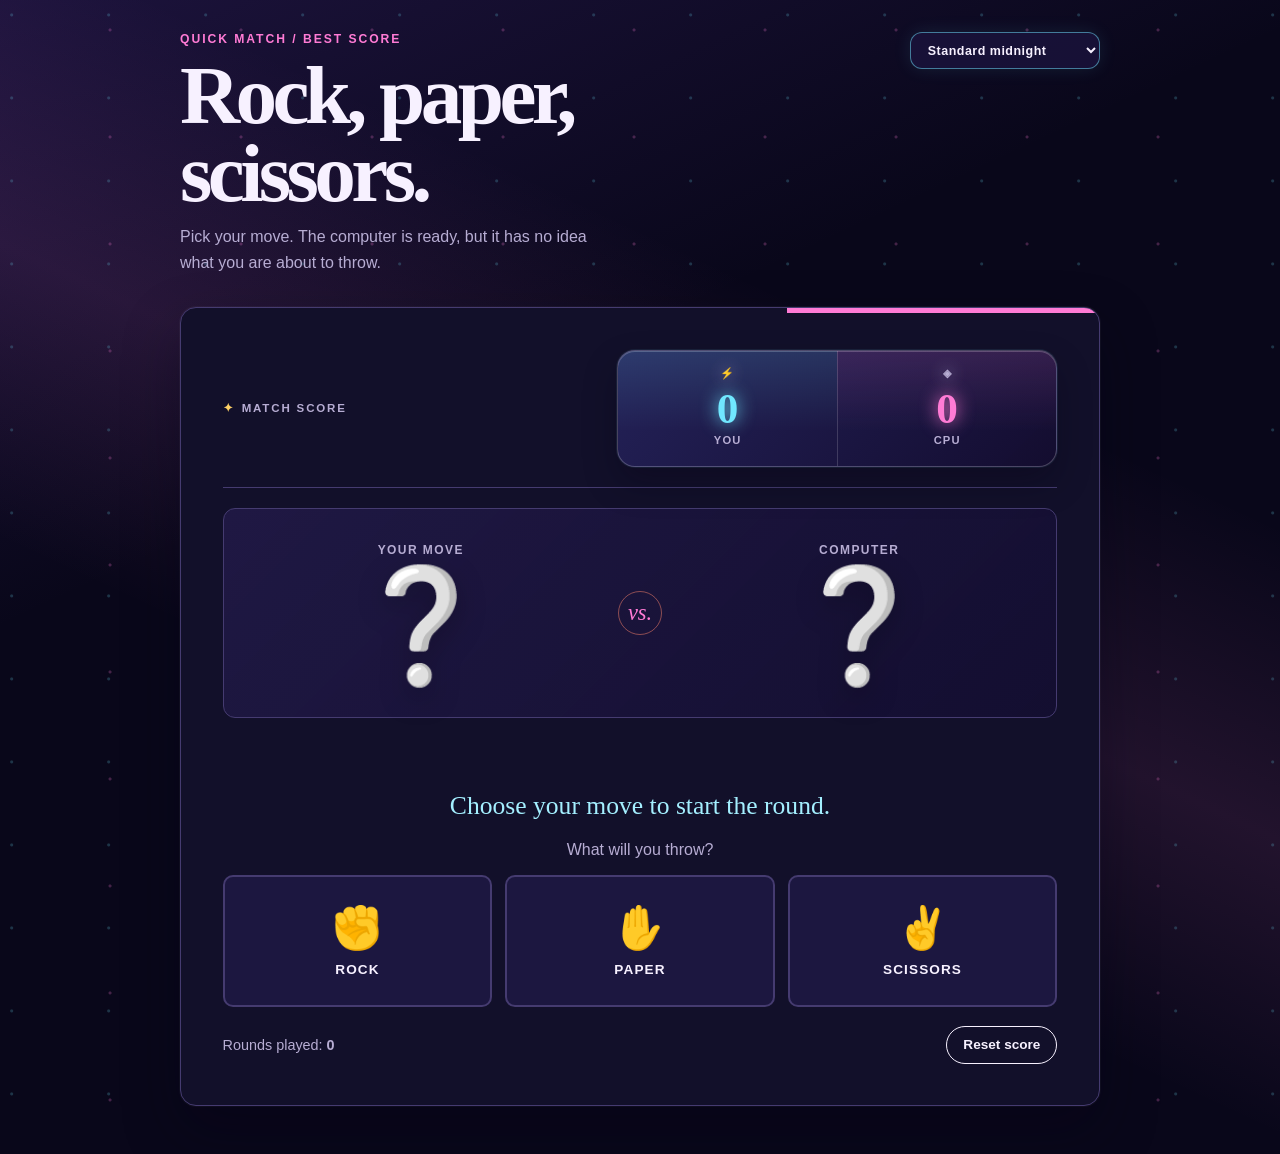
<file: game/Rock-Paper-Scissors.html>
<!doctype html>
<html lang="en">

<head>
  <meta charset="utf-8">
  <meta name="viewport" content="width=device-width, initial-scale=1">
  <meta name="theme-color" content="#09071a">
  <title>Rock Paper Scissors</title>
  <style>
    :root {
      color-scheme: dark;
      --ink: #f7f1ff;
      --muted: #b7add3;
      --paper: #09071a;
      --card: #12102a;
      --line: #453b70;
      --blue: #70e7ff;
      --blue-dark: #a4efff;
      --coral: #ff7bd5;
      --yellow: #ffd166;
      --player-accent: #70e7ff;
      --computer-accent: #ff7bd5;
      --score-surface: linear-gradient(135deg, rgba(37, 35, 91, .96), rgba(20, 13, 48, .98));
      --choice-surface: #1c1740;
      --arena-surface: linear-gradient(135deg, rgba(65, 46, 133, .28), rgba(20, 12, 54, .52));
      font-family: "Trebuchet MS", "Segoe UI", sans-serif;
    }

    body[data-theme="forest"] {
      color-scheme: light;
      --ink: #16352d;
      --muted: #58786b;
      --paper: #dff4df;
      --card: #f7fff4;
      --line: #9bc9a2;
      --blue: #167d89;
      --blue-dark: #176b65;
      --coral: #bc4d65;
      --yellow: #a36b08;
      --player-accent: #087f88;
      --computer-accent: #b8465e;
      --score-surface: linear-gradient(135deg, #f5fff0, #c9ebca);
      --choice-surface: #ecfaea;
      --arena-surface: linear-gradient(135deg, rgba(142, 205, 150, .42), rgba(185, 226, 220, .5));
    }

    body[data-theme="meadow"] {
      color-scheme: light;
      --ink: #3c2b16;
      --muted: #806946;
      --paper: #fff1c9;
      --card: #fffdf3;
      --line: #e0bd6f;
      --blue: #287c91;
      --blue-dark: #286477;
      --coral: #d35b4c;
      --yellow: #a86d05;
      --player-accent: #287c91;
      --computer-accent: #d35b4c;
      --score-surface: linear-gradient(135deg, #fffef0, #ffe0a1);
      --choice-surface: #fff8df;
      --arena-surface: linear-gradient(135deg, rgba(255, 215, 125, .44), rgba(175, 222, 207, .48));
    }

    body[data-theme="lagoon"] {
      color-scheme: light;
      --ink: #12364c;
      --muted: #55758a;
      --paper: #d8f5f5;
      --card: #f4ffff;
      --line: #8bc7ca;
      --blue: #087da0;
      --blue-dark: #126780;
      --coral: #c94f75;
      --yellow: #a86f08;
      --player-accent: #087da0;
      --computer-accent: #c94f75;
      --score-surface: linear-gradient(135deg, #f4ffff, #b9e6e5);
      --choice-surface: #eafafa;
      --arena-surface: linear-gradient(135deg, rgba(122, 212, 212, .42), rgba(193, 215, 247, .5));
    }

    * {
      box-sizing: border-box;
    }

    body {
      margin: 0;
      min-height: 100vh;
      color: var(--ink);
      background: var(--paper);
      background-image: radial-gradient(circle at 12% 18%, rgba(112, 231, 255, .2) 0 1px, transparent 2px),
        radial-gradient(circle at 84% 28%, rgba(255, 123, 213, .24) 0 1px, transparent 2px),
        linear-gradient(155deg, rgba(106, 67, 197, .2), transparent 36%),
        linear-gradient(25deg, transparent 35%, rgba(255, 123, 213, .1) 52%, transparent 70%);
      background-size: 97px 83px, 131px 107px, auto, auto;
      transition: color .25s ease, background-color .25s ease;
    }

    body[data-theme="forest"] {
      background-image: radial-gradient(circle at 8% 24%, rgba(49, 130, 78, .3) 0 1px, transparent 2px),
        radial-gradient(circle at 82% 16%, rgba(15, 117, 126, .24) 0 1px, transparent 2px),
        linear-gradient(155deg, rgba(151, 218, 143, .62), transparent 42%),
        linear-gradient(25deg, transparent 34%, rgba(94, 178, 147, .3) 53%, transparent 72%);
      background-size: 97px 83px, 131px 107px, auto, auto;
    }

    body[data-theme="meadow"] {
      background-image: radial-gradient(circle at 8% 24%, rgba(219, 151, 45, .3) 0 1px, transparent 2px),
        radial-gradient(circle at 82% 16%, rgba(35, 135, 145, .22) 0 1px, transparent 2px),
        linear-gradient(155deg, rgba(255, 215, 125, .66), transparent 42%),
        linear-gradient(25deg, transparent 34%, rgba(142, 205, 168, .34) 53%, transparent 72%);
      background-size: 97px 83px, 131px 107px, auto, auto;
    }

    body[data-theme="lagoon"] {
      background-image: radial-gradient(circle at 8% 24%, rgba(12, 131, 153, .28) 0 1px, transparent 2px),
        radial-gradient(circle at 82% 16%, rgba(79, 112, 205, .24) 0 1px, transparent 2px),
        linear-gradient(155deg, rgba(119, 224, 218, .6), transparent 42%),
        linear-gradient(25deg, transparent 34%, rgba(143, 181, 241, .32) 53%, transparent 72%);
      background-size: 97px 83px, 131px 107px, auto, auto;
    }

    .page {
      width: min(100% - 2rem, 920px);
      margin: 0 auto;
      padding: 2rem 0 3rem;
    }

    header {
      display: flex;
      align-items: flex-start;
      justify-content: space-between;
      gap: 1rem;
      margin-bottom: 2rem;
    }

    .header-tools {
      display: flex;
      justify-content: flex-end;
    }

    .sr-only {
      position: absolute;
      width: 1px;
      height: 1px;
      padding: 0;
      overflow: hidden;
      clip: rect(0, 0, 0, 0);
      white-space: nowrap;
      border: 0;
    }

    .eyebrow {
      margin: 0 0 .6rem;
      color: var(--coral);
      font-size: .76rem;
      font-weight: 800;
      letter-spacing: .16em;
      text-transform: uppercase;
    }

    h1,
    h2,
    p {
      margin-top: 0;
    }

    h1 {
      max-width: 570px;
      margin-bottom: .75rem;
      font-family: Georgia, serif;
      font-size: clamp(2.5rem, 7vw, 5.2rem);
      line-height: .94;
      letter-spacing: -.055em;
    }

    .intro {
      max-width: 440px;
      margin-bottom: 0;
      color: var(--muted);
      line-height: 1.6;
    }

    .scoreboard {
      display: flex;
      width: min(100%, 440px);
      overflow: hidden;
      border: 1px solid rgba(255, 255, 255, .22);
      border-radius: 18px;
      background: var(--score-surface);
      box-shadow: 0 0 0 1px rgba(112, 231, 255, .08), 0 16px 34px rgba(5, 2, 20, .3),
        inset 0 1px rgba(255, 255, 255, .22);
      isolation: isolate;
    }

    .score {
      position: relative;
      flex: 1;
      min-width: 100px;
      padding: 1rem 1.25rem 1.1rem;
      text-align: center;
    }

    .score+.score {
      border-left: 1px solid rgba(255, 255, 255, .16);
    }

    .score strong {
      display: block;
      color: var(--ink);
      font-family: Georgia, serif;
      font-size: 2.7rem;
      line-height: 1;
      text-shadow: 0 0 18px currentColor;
    }

    .score span {
      color: var(--muted);
      font-size: .7rem;
      font-weight: 800;
      letter-spacing: .1em;
      text-transform: uppercase;
    }

    .score:first-child strong {
      color: var(--player-accent);
    }

    .score:last-child strong {
      color: var(--computer-accent);
    }

    .score-icon {
      display: block;
      margin-bottom: .45rem;
      color: var(--muted);
      font-size: 1.15rem;
      filter: drop-shadow(0 0 8px currentColor);
    }

    .score:first-child {
      background: linear-gradient(180deg, rgba(112, 231, 255, .13), transparent 70%);
    }

    .score:last-child {
      background: linear-gradient(180deg, rgba(255, 123, 213, .13), transparent 70%);
    }

    .theme-select {
      min-width: 190px;
      padding: .6rem .8rem;
      cursor: pointer;
      border: 1px solid rgba(112, 231, 255, .5);
      border-radius: 12px;
      color: var(--ink);
      background: rgba(27, 20, 62, .78);
      font: inherit;
      font-size: .78rem;
      font-weight: 800;
      letter-spacing: .04em;
      box-shadow: 0 0 18px rgba(112, 231, 255, .1);
    }

    body[data-theme="forest"] .theme-select,
    body[data-theme="meadow"] .theme-select,
    body[data-theme="lagoon"] .theme-select {
      border-color: var(--line);
      background: rgba(255, 255, 255, .72);
      box-shadow: 0 0 18px rgba(31, 125, 128, .14);
    }

    .theme-select:hover,
    .theme-select:focus-visible {
      border-color: var(--coral);
      outline: 3px solid color-mix(in srgb, var(--coral) 22%, transparent);
      outline-offset: 2px;
    }

    .game-card {
      position: relative;
      overflow: hidden;
      padding: clamp(1.25rem, 4vw, 2.6rem);
      border: 1px solid var(--line);
      border-radius: 16px;
      background: var(--card);
      box-shadow: 0 24px 55px rgba(5, 2, 20, .35), 0 0 0 1px rgba(255, 255, 255, .04);
    }

    .scoreboard-panel {
      display: flex;
      align-items: center;
      justify-content: space-between;
      gap: 1rem;
      margin-bottom: 1.25rem;
      padding-bottom: 1.25rem;
      border-bottom: 1px solid var(--line);
    }

    .scoreboard-heading {
      margin: 0;
      color: var(--muted);
      font-size: .72rem;
      font-weight: 800;
      letter-spacing: .16em;
      text-transform: uppercase;
    }

    .scoreboard-heading::before {
      margin-right: .45rem;
      color: var(--yellow);
      content: "✦";
    }

    .game-card::before {
      position: absolute;
      top: 0;
      right: 0;
      width: 34%;
      height: 5px;
      background: var(--coral);
      content: "";
    }

    .arena {
      display: grid;
      grid-template-columns: 1fr auto 1fr;
      align-items: center;
      gap: 1rem;
      min-height: 210px;
      padding: 1rem;
      border: 1px solid var(--line);
      border-radius: 12px;
      background: var(--arena-surface);
    }

    .fighter {
      text-align: center;
    }

    .fighter-label {
      margin-bottom: .8rem;
      color: var(--muted);
      font-size: .75rem;
      font-weight: 800;
      letter-spacing: .12em;
      text-transform: uppercase;
    }

    .choice-display {
      font-size: clamp(4rem, 12vw, 7rem);
      line-height: 1;
      filter: drop-shadow(0 10px 14px rgba(0, 0, 0, .25));
    }

    .versus {
      display: grid;
      width: 44px;
      height: 44px;
      place-items: center;
      border: 1px solid rgba(255, 133, 109, .5);
      border-radius: 50%;
      color: var(--coral);
      font-family: Georgia, serif;
      font-size: 1.4rem;
      font-style: italic;
    }

    .message {
      min-height: 58px;
      margin: 0;
      padding: 1.25rem 0;
      color: var(--blue-dark);
      font-family: Georgia, serif;
      font-size: clamp(1.2rem, 3vw, 1.6rem);
      text-align: center;
    }

    .countdown {
      min-height: 2.6rem;
      margin: .9rem 0 -.2rem;
      color: var(--yellow);
      font-size: 2rem;
      font-weight: 800;
      text-align: center;
      text-shadow: 0 0 18px rgba(244, 201, 93, .35);
    }

    .countdown[hidden] {
      display: block;
      visibility: hidden;
    }

    .prompt {
      margin: 0 0 1rem;
      color: var(--muted);
      text-align: center;
    }

    .choices {
      display: grid;
      grid-template-columns: repeat(3, 1fr);
      gap: .8rem;
    }

    .choice-button {
      min-height: 132px;
      padding: 1rem;
      cursor: pointer;
      border: 2px solid var(--line);
      border-radius: 10px;
      color: var(--ink);
      background: var(--choice-surface);
      font: inherit;
      transition: transform .18s ease, border-color .18s ease, box-shadow .18s ease;
    }

    .choice-button:hover,
    .choice-button:focus-visible {
      border-color: var(--blue);
      box-shadow: 0 8px 18px rgba(29, 111, 165, .15);
      outline: none;
      transform: translateY(-3px);
    }

    .choice-button:disabled {
      cursor: wait;
      opacity: .55;
      transform: none;
    }

    .choice-button:active {
      transform: translateY(0);
    }

    .choice-icon {
      display: block;
      margin-bottom: .45rem;
      font-size: 2.6rem;
    }

    .choice-name {
      font-size: .85rem;
      font-weight: 800;
      letter-spacing: .08em;
      text-transform: uppercase;
    }

    .footer-row {
      display: flex;
      align-items: center;
      justify-content: space-between;
      gap: 1rem;
      margin-top: 1.2rem;
    }

    .rounds {
      margin: 0;
      color: var(--muted);
      font-size: .9rem;
    }

    .reset-button {
      padding: .65rem 1rem;
      cursor: pointer;
      border: 1px solid var(--ink);
      border-radius: 999px;
      color: var(--ink);
      background: transparent;
      font: inherit;
      font-size: .85rem;
      font-weight: 700;
    }

    .reset-button:hover,
    .reset-button:focus-visible {
      color: white;
      background: var(--ink);
      outline: none;
    }

    .reset-button:disabled {
      cursor: wait;
      opacity: .55;
    }

    @media (max-width: 620px) {
      .page {
        padding-top: 1.25rem;
      }

      header {
        display: block;
      }

      .header-tools {
        justify-items: start;
        margin-top: 1.25rem;
      }

      .scoreboard {
        width: 100%;
      }

      .scoreboard-panel {
        align-items: flex-start;
        flex-direction: column;
      }

      .score {
        flex: 1;
      }

      .arena {
        min-height: 150px;
      }

      .choice-button {
        min-height: 112px;
        padding: .6rem;
      }

      .choice-icon {
        font-size: 2rem;
      }

      .footer-row {
        align-items: flex-start;
        flex-direction: column;
      }
    }

    @media (prefers-reduced-motion: reduce) {
      .choice-button {
        transition: none;
      }
    }
  </style>
</head>

<body>
  <main class="page">
    <header>
      <div>
        <p class="eyebrow">Quick match / best score</p>
        <h1>Rock, paper,<br>scissors.</h1>
        <p class="intro">Pick your move. The computer is ready, but it has no idea what you are about to throw.</p>
      </div>
      <div class="header-tools">
        <label class="theme-choice" for="theme-select">
          <span class="sr-only">Choose a magical setting</span>
          <select class="theme-select" id="theme-select" aria-label="Choose a magical setting">
            <option value="standard">Standard midnight</option>
            <option value="forest">Moonlit forest</option>
            <option value="meadow">Enchanted meadow</option>
            <option value="lagoon">Twilight lagoon</option>
          </select>
        </label>
      </div>
    </header>

    <section class="game-card" aria-labelledby="game-status">
      <div class="scoreboard-panel">
        <p class="scoreboard-heading">Match score</p>
        <div class="scoreboard" aria-label="Game score">
          <div class="score"><span class="score-icon" aria-hidden="true">⚡</span><strong
              id="player-score">0</strong><span>You</span></div>
          <div class="score"><span class="score-icon" aria-hidden="true">◈</span><strong
              id="computer-score">0</strong><span>CPU</span></div>
        </div>
      </div>
      <div class="arena" aria-live="polite">
        <div class="fighter">
          <div class="fighter-label">Your move</div>
          <div class="choice-display" id="player-choice" aria-hidden="true">❔</div>
        </div>
        <div class="versus">vs.</div>
        <div class="fighter">
          <div class="fighter-label">Computer</div>
          <div class="choice-display" id="computer-choice" aria-hidden="true">❔</div>
        </div>
      </div>
      <div class="countdown" id="countdown" aria-live="assertive" aria-atomic="true" hidden></div>
      <p class="message" id="game-status">Choose your move to start the round.</p>
      <p class="prompt">What will you throw?</p>
      <div class="choices" role="group" aria-label="Choose rock, paper, or scissors">
        <button class="choice-button" type="button" data-choice="rock"><span class="choice-icon"
            aria-hidden="true">✊</span><span class="choice-name">Rock</span></button>
        <button class="choice-button" type="button" data-choice="paper"><span class="choice-icon"
            aria-hidden="true">✋</span><span class="choice-name">Paper</span></button>
        <button class="choice-button" type="button" data-choice="scissors"><span class="choice-icon"
            aria-hidden="true">✌️</span><span class="choice-name">Scissors</span></button>
      </div>
      <div class="footer-row">
        <p class="rounds">Rounds played: <strong id="round-count">0</strong></p>
        <button class="reset-button" id="reset-button" type="button">Reset score</button>
      </div>
    </section>
  </main>

  <script>
    const moves = {
      rock: { icon: "✊", label: "Rock" },
      paper: { icon: "✋", label: "Paper" },
      scissors: { icon: "✌️", label: "Scissors" }
    };
    const choices = Object.keys(moves);
    let playerScore = 0;
    let computerScore = 0;
    let roundCount = 0;
    let countdownTimer;
    let roundInProgress = false;

    const playerChoice = document.querySelector("#player-choice");
    const computerChoice = document.querySelector("#computer-choice");
    const status = document.querySelector("#game-status");
    const countdown = document.querySelector("#countdown");
    const playerScoreElement = document.querySelector("#player-score");
    const computerScoreElement = document.querySelector("#computer-score");
    const roundCountElement = document.querySelector("#round-count");
    const choiceButtons = document.querySelectorAll("[data-choice]");
    const resetButton = document.querySelector("#reset-button");
    const themeSelect = document.querySelector("#theme-select");
    const themeColor = document.querySelector('meta[name="theme-color"]');

    themeSelect.addEventListener("change", () => {
      const selectedTheme = themeSelect.value;
      if (selectedTheme === "standard") {
        delete document.body.dataset.theme;
        themeColor.setAttribute("content", "#09071a");
        return;
      }
      document.body.dataset.theme = selectedTheme;
      const themeColors = {
        forest: "#dff4df",
        meadow: "#fff1c9",
        lagoon: "#d8f5f5"
      };
      themeColor.setAttribute("content", themeColors[selectedTheme]);
    });

    function getResult(playerMove, computerMove) {
      if (playerMove === computerMove) return "tie";
      if ((playerMove === "rock" && computerMove === "scissors") ||
        (playerMove === "paper" && computerMove === "rock") ||
        (playerMove === "scissors" && computerMove === "paper")) return "win";
      return "loss";
    }

    function finishRound(playerMove, computerMove) {
      const result = getResult(playerMove, computerMove);
      roundCount += 1;
      if (result === "win") playerScore += 1;
      if (result === "loss") computerScore += 1;
      playerChoice.textContent = moves[playerMove].icon;
      computerChoice.textContent = moves[computerMove].icon;
      playerScoreElement.textContent = playerScore;
      computerScoreElement.textContent = computerScore;
      roundCountElement.textContent = roundCount;
      status.textContent = result === "tie"
        ? `A tie. You both chose ${moves[playerMove].label.toLowerCase()}.`
        : result === "win"
          ? `${moves[playerMove].label} beats ${moves[computerMove].label.toLowerCase()}. You win!`
          : `${moves[computerMove].label} beats ${moves[playerMove].label.toLowerCase()}. Computer wins.`;
      countdown.hidden = true;
      roundInProgress = false;
      choiceButtons.forEach((button) => button.disabled = false);
      resetButton.disabled = false;
    }

    function playRound(playerMove) {
      if (roundInProgress) return;
      const computerMove = choices[Math.floor(Math.random() * choices.length)];
      let countdownValue = 3;
      roundInProgress = true;
      choiceButtons.forEach((button) => button.disabled = true);
      resetButton.disabled = true;
      playerChoice.textContent = moves[playerMove].icon;
      computerChoice.textContent = "❔";
      status.textContent = "The computer is choosing...";
      countdown.hidden = false;
      countdown.textContent = countdownValue;
      countdownTimer = setInterval(() => {
        countdownValue -= 1;
        if (countdownValue > 0) {
          countdown.textContent = countdownValue;
          return;
        }
        clearInterval(countdownTimer);
        countdown.textContent = "GO!";
        finishRound(playerMove, computerMove);
      }, 700);
    }

    choiceButtons.forEach((button) => {
      button.addEventListener("click", () => playRound(button.dataset.choice));
    });

    resetButton.addEventListener("click", () => {
      clearInterval(countdownTimer);
      playerScore = 0;
      computerScore = 0;
      roundCount = 0;
      roundInProgress = false;
      playerChoice.textContent = "❔";
      computerChoice.textContent = "❔";
      playerScoreElement.textContent = "0";
      computerScoreElement.textContent = "0";
      roundCountElement.textContent = "0";
      status.textContent = "Choose your move to start the round.";
      countdown.textContent = "";
      countdown.hidden = true;
      choiceButtons.forEach((button) => button.disabled = false);
    });
  </script>
</body>

</html>
</file>
<file: styles.css>
:root {
  --ink: #f4f5ee;
  --muted: #a8b0ad;
  --soft: #d2d9d2;
  --bg: #101418;
  --panel: rgba(255, 255, 255, .075);
  --line: rgba(255, 255, 255, .16);
  --cyan: #87e4d2;
  --yellow: #f1c76d;
  --display: "Space Grotesk", sans-serif;
  --body: "DM Sans", sans-serif;
}

*,
*::before,
*::after {
  box-sizing: border-box;
}

html {
  scroll-behavior: smooth;
}

body {
  min-width: 320px;
  margin: 0;
  overflow-x: hidden;
  background: var(--bg);
  color: var(--ink);
  font: 400 1rem/1.6 var(--body);
}

body::before {
  position: fixed;
  inset: 0;
  z-index: -2;
  background: linear-gradient(125deg, #101418 0%, #12191d 48%, #17221f 100%);
  content: "";
}

.ambient {
  position: fixed;
  z-index: -1;
  border-radius: 50%;
  filter: blur(2px);
  pointer-events: none;
}

.ambient-one {
  top: -18vw;
  right: 10vw;
  width: 44vw;
  height: 44vw;
  background: rgba(109, 226, 200, .09);
}

.ambient-two {
  bottom: 8vw;
  left: -16vw;
  width: 36vw;
  height: 36vw;
  background: rgba(241, 199, 109, .08);
}

.shell {
  width: min(1120px, calc(100% - 48px));
  margin: 0 auto;
}

a {
  color: inherit;
  text-decoration: none;
}

a:focus-visible {
  outline: 2px solid var(--yellow);
  outline-offset: 5px;
}

.site-header {
  display: flex;
  align-items: center;
  justify-content: space-between;
  padding: 28px 0;
}

.brand {
  display: inline-flex;
  align-items: center;
  gap: 12px;
  font: 600 .9rem var(--display);
  letter-spacing: .01em;
}

.brand-mark {
  display: grid;
  width: 38px;
  height: 38px;
  place-items: center;
  border: 1px solid var(--line);
  border-radius: 50%;
  color: var(--cyan);
  font-size: .7rem;
}

nav {
  display: flex;
  align-items: center;
  gap: 28px;
  color: var(--muted);
  font-size: .82rem;
}

nav a {
  transition: color 180ms ease;
}

nav a:hover {
  color: var(--ink);
}

.nav-cta {
  padding: 9px 14px;
  border: 1px solid var(--line);
  border-radius: 999px;
  color: var(--ink);
}

.hero {
  display: grid;
  grid-template-columns: minmax(0, 1fr) 220px;
  align-items: end;
  gap: 80px;
  min-height: 600px;
  padding: 110px 0 130px;
}

.eyebrow,
.kicker {
  margin: 0;
  color: var(--cyan);
  font-size: .7rem;
  font-weight: 700;
  letter-spacing: .13em;
  text-transform: uppercase;
}

.status-dot,
.pulse {
  display: inline-block;
  width: 7px;
  height: 7px;
  margin-right: 8px;
  border-radius: 50%;
  background: var(--cyan);
  box-shadow: 0 0 0 5px rgba(135, 228, 210, .1);
}

h1,
h2,
h3,
p {
  margin-top: 0;
}

h1,
h2,
h3 {
  font-family: var(--display);
}

h1 {
  max-width: 760px;
  margin: 25px 0;
  font-size: clamp(3.7rem, 8vw, 7.2rem);
  line-height: .94;
  letter-spacing: -.045em;
}

h1 em,
h2 em {
  color: var(--yellow);
  font-style: normal;
}

.hero-intro {
  max-width: 470px;
  margin-bottom: 32px;
  color: var(--soft);
  font-size: 1.05rem;
}

.hero-actions {
  display: flex;
  align-items: center;
  gap: 25px;
  flex-wrap: wrap;
}

.button {
  display: inline-flex;
  align-items: center;
  gap: 26px;
  padding: 14px 18px;
  border-radius: 999px;
  font-size: .82rem;
  font-weight: 700;
}

.button-primary {
  background: var(--yellow);
  color: #1d211e;
}

.text-link {
  color: var(--soft);
  font-size: .82rem;
}

.text-link span {
  margin-left: 7px;
  color: var(--cyan);
}

.glass-panel {
  border: 1px solid var(--line);
  background: var(--panel);
  box-shadow: 0 24px 70px rgba(0, 0, 0, .2);
  backdrop-filter: blur(18px);
}

.hero-note {
  align-self: center;
  padding: 20px;
  transform: rotate(3deg);
}

.note-topline,
.note-footer {
  display: flex;
  justify-content: space-between;
  color: var(--muted);
  font-size: .65rem;
  letter-spacing: .1em;
  text-transform: uppercase;
}

.note-topline {
  padding-bottom: 42px;
}

.note-footer {
  justify-content: flex-start;
  margin-top: 42px;
  color: var(--soft);
  letter-spacing: .04em;
  text-transform: none;
}

.signal-line {
  display: flex;
  align-items: end;
  gap: 5px;
  height: 42px;
  margin-bottom: 20px;
}

.signal-line span {
  width: 15%;
  background: var(--cyan);
}

.signal-line span:nth-child(1) {
  height: 35%;
}

.signal-line span:nth-child(2) {
  height: 60%;
}

.signal-line span:nth-child(3) {
  height: 90%;
}

.signal-line span:nth-child(4) {
  height: 54%;
}

.signal-line span:nth-child(5) {
  height: 100%;
  background: var(--yellow);
}

.hero-note p {
  margin: 0;
  font: 600 1.35rem/1.05 var(--display);
}

.about,
.focus {
  padding: 105px 0;
  border-top: 1px solid var(--line);
}

.about {
  display: grid;
  grid-template-columns: 1fr 1fr;
  gap: 100px;
}

h2 {
  margin: 16px 0 0;
  font-size: clamp(2.3rem, 4.5vw, 4.2rem);
  line-height: .98;
  letter-spacing: -.04em;
}

h2 span {
  color: var(--muted);
}

.about-copy {
  max-width: 470px;
  padding-top: 34px;
  color: var(--muted);
}

.about-copy .large-copy {
  color: var(--ink);
  font: 500 1.45rem/1.2 var(--display);
}

.about-copy p:last-child {
  max-width: 410px;
}

.focus {
  display: grid;
  grid-template-columns: .7fr 1.3fr;
  gap: 70px;
}

.compact-heading {
  padding-top: 12px;
}

.focus-grid {
  display: grid;
  grid-template-columns: repeat(3, 1fr);
  gap: 12px;
}

.focus-card {
  min-height: 280px;
  padding: 22px;
  transition: transform 200ms ease, border-color 200ms ease;
}

.focus-card:hover {
  transform: translateY(-6px);
  border-color: rgba(135, 228, 210, .5);
}

.featured-card {
  background: rgba(135, 228, 210, .1);
}

.card-number {
  color: var(--muted);
  font: .7rem var(--display);
}

.card-icon {
  margin: 48px 0 20px;
  color: var(--yellow);
  font: 600 1.2rem var(--display);
}

.focus-card h3 {
  margin-bottom: 10px;
  font-size: 1.1rem;
}

.focus-card p {
  margin: 0;
  color: var(--muted);
  font-size: .85rem;
  line-height: 1.55;
}

.work-banner {
  display: flex;
  align-items: end;
  justify-content: space-between;
  gap: 40px;
  margin-top: 20px;
  padding: 45px 50px;
}

.work-banner h2 {
  margin-top: 12px;
}

.work-action {
  display: flex;
  align-items: center;
  gap: 35px;
  max-width: 310px;
  color: var(--muted);
  font-size: .85rem;
}

.round-arrow {
  display: grid;
  flex: 0 0 auto;
  width: 58px;
  height: 58px;
  place-items: center;
  border-radius: 50%;
  background: var(--yellow);
  color: #1d211e;
  font-size: 1.2rem;
  transition: transform 200ms ease;
}

.round-arrow:hover {
  transform: rotate(-35deg);
}

.site-footer {
  display: flex;
  justify-content: space-between;
  padding: 70px 0 35px;
  color: var(--muted);
  font-size: .75rem;
}

.footer-star {
  color: var(--yellow);
}

@media (max-width: 760px) {
  .shell {
    width: min(100% - 36px, 560px);
  }

  nav a:not(.nav-cta) {
    display: none;
  }

  .hero {
    grid-template-columns: 1fr;
    gap: 50px;
    min-height: auto;
    padding: 85px 0 100px;
  }

  .hero-note {
    justify-self: end;
    width: min(220px, 70%);
  }

  .about,
  .focus {
    grid-template-columns: 1fr;
    gap: 35px;
    padding: 75px 0;
  }

  .about-copy {
    padding-top: 0;
  }

  .focus-grid {
    grid-template-columns: 1fr;
  }

  .focus-card {
    min-height: auto;
  }

  .card-icon {
    margin: 25px 0 14px;
  }

  .work-banner {
    align-items: start;
    flex-direction: column;
    padding: 32px;
  }

  .work-action {
    width: 100%;
    justify-content: space-between;
  }
}

@media (max-width: 440px) {
  .site-header {
    padding-top: 20px;
  }

  .brand-name {
    max-width: 120px;
    line-height: 1.1;
  }

  h1 {
    font-size: clamp(3.3rem, 17vw, 4.7rem);
  }

  .hero-actions {
    align-items: flex-start;
    flex-direction: column;
    gap: 18px;
  }

  .site-footer {
    align-items: flex-start;
    flex-direction: column;
    gap: 10px;
  }
}
</file>
<file: assignments/styles.css>
/* ═══════════════════════════════════════════════════════════════════════════
   styles.css — how the page LOOKS.
   This is the file you will spend the most time in.

   Everything below is grouped and labelled. You can change any value.
   If you break something badly, delete what you changed and save again.
   ═══════════════════════════════════════════════════════════════════════ */


/* ── THE THEMES ────────────────────────────────────────────────────────────
   Six colour schemes. The buttons at the top switch between them by changing
   data-theme on the <html> tag, and each block below fills in the same six
   names with different colours.

   TODO 11 — Pick your favourite theme, then change ITS colours to yours.
   Use https://coolors.co if you want help choosing.                        */

[data-theme="midnight"] {
  --bg:        #0f1420;   /* page background      */
  --surface:   #1a2131;   /* cards and boxes      */
  --text:      #ced0d3;   /* main writing         */
  --muted:     #94a2bd;   /* quieter writing      */
  --accent:    #2cbeeb;   /* buttons, highlights  */
  --accent-2:  #ffd166;   /* a second highlight   */
  --line:      #303d5b;   /* borders              */
}
[data-theme="paper"] {
  --bg: #f6f5f1; --surface: #ffffff; --text: #16181d; --muted: #5d6470;
  --accent: #2f6df6; --accent-2: #e0562f; --line: #dcd9d2;
}
[data-theme="sunset"] {
  --bg: #1b1020; --surface: #2a1730; --text: #ffeaf3; --muted: #c79bb4;
  --accent: #ff6b9d; --accent-2: #ffb86b; --line: #45264f;
}
[data-theme="forest"] {
  --bg: #0d1a14; --surface: #14261d; --text: #e6f4ea; --muted: #8fb5a0;
  --accent: #4ade80; --accent-2: #fbbf24; --line: #21382b;
}
[data-theme="candy"] {
  --bg: #fff5fb; --surface: #ffffff; --text: #2b1b2b; --muted: #7c6280;
  --accent: #d946ef; --accent-2: #22d3ee; --line: #f2dcec;
}
[data-theme="mono"] {
  --bg: #ffffff; --surface: #fafafa; --text: #111111; --muted: #666666;
  --accent: #111111; --accent-2: #666666; --line: #e2e2e2;
}


/* ── THE TYPEFACES ─────────────────────────────────────────────────────────
   The Type buttons swap data-font on <html>. These are system fonts, so they
   load instantly and work offline.                                          */

[data-font="sans"]  { --face: system-ui, -apple-system, "Segoe UI", Roboto, sans-serif; }
[data-font="serif"] { --face: Georgia, "Iowan Old Style", "Times New Roman", serif; }
[data-font="mono"]  { --face: ui-monospace, "Cascadia Code", Consolas, monospace; }


/* ── THE BASICS ────────────────────────────────────────────────────────────
   TODO 12 — Try changing --radius to 0 for sharp corners, or 24px for round. */

:root { --radius: 0px; --pad: 20px; --max: 860px; }

* { box-sizing: border-box; }

body {
  margin: 0;
  background: var(--bg);
  color: var(--text);
  font-family: var(--face);
  font-size: 17px;
  line-height: 1.65;
  /* transition makes the theme change fade instead of snap */
  transition: background .25s ease, color .25s ease;
}

main { max-width: var(--max); margin: 0 auto; padding: 0 var(--pad); }

section { padding: 48px 0; border-bottom: 1px solid var(--line); }
section:last-of-type { border-bottom: 0; }


/* ── HEADINGS AND TEXT ─────────────────────────────────────────────────────
   TODO 13 — Make the h1 bigger or smaller. clamp() means: never below the
   first number, never above the last, and it scales in between.             */

h1 { font-size: clamp(38px, 8vw, 68px); line-height: 1.05; margin: 8px 0 14px; }
h2 { font-size: clamp(22px, 4vw, 30px); margin: 0 0 6px; }
h3 { font-size: 18px; margin: 10px 0 6px; }

.eyebrow {
  font-size: 13px; letter-spacing: .14em; text-transform: uppercase;
  color: var(--accent); margin: 0;
}
.lede { font-size: 19px; color: var(--muted); max-width: 52ch; }
.section-note { color: var(--muted); font-size: 15px; margin: 0 0 18px; }


/* ── THE HERO ──────────────────────────────────────────────────────────── */

.hero { padding: 64px 0 48px; }
.hero-actions { display: flex; gap: 10px; flex-wrap: wrap; margin-top: 22px; }

.btn {
  display: inline-block; padding: 11px 20px; border-radius: 999px;
  text-decoration: none; font-size: 15px; font-weight: 600;
  transition: transform .15s ease;
}
.btn:hover { transform: translateY(-2px); }
.btn-solid { background: var(--accent); color: var(--bg); }
.btn-ghost { border: 1px solid var(--line); color: var(--text); }


/* ── THE CARDS ─────────────────────────────────────────────────────────────
   The Layout buttons change data-layout, and the three rules below decide
   how the cards arrange themselves.                                         */

.grid { display: grid; gap: 14px; }
[data-layout="stack"] .grid { grid-template-columns: 1fr; }
[data-layout="split"] .grid { grid-template-columns: repeat(auto-fit, minmax(240px, 1fr)); }
[data-layout="cards"] .grid { grid-template-columns: repeat(auto-fit, minmax(170px, 1fr)); }

.card {
  background: var(--surface); border: 1px solid var(--line);
  border-radius: var(--radius); padding: 18px;
  /* these two lines are the fade-in — app.js adds .is-in when you scroll */
  opacity: 0; transform: translateY(10px);
  transition: opacity .5s ease, transform .5s ease, border-color .2s;
}
.card.is-in { opacity: 1; transform: none; }
.card:hover { border-color: var(--accent); }
.card-icon { font-size: 26px; }
.card p { color: var(--muted); font-size: 15.5px; margin-bottom: 0; }


/* ── THE NOW LIST ──────────────────────────────────────────────────────── */

.nowlist { list-style: none; padding: 0; margin: 0;
  display: flex; flex-direction: column; gap: 2px; }
.nowlist li {
  display: flex; gap: 14px; align-items: baseline;
  padding: 11px 0; border-bottom: 1px dashed var(--line);
}
.now-k { color: var(--muted); font-size: 14px; min-width: 110px; }
.now-v { font-weight: 600; }


/* ── THE PICKERS ───────────────────────────────────────────────────────── */

.picker { display: flex; align-items: center; gap: 10px; flex-wrap: wrap;
  padding: 12px 0; }
.picker-q { min-width: 200px; color: var(--muted); }
.picker button {
  font: inherit; font-size: 15px; padding: 8px 16px; cursor: pointer;
  background: var(--surface); color: var(--text);
  border: 1px solid var(--line); border-radius: 999px;
  transition: border-color .15s, background .15s;
}
.picker button:hover { border-color: var(--accent); }
.picker button.is-picked { background: var(--accent); color: var(--bg);
  border-color: var(--accent); }


/* ── THE QUOTE ─────────────────────────────────────────────────────────── */

blockquote {
  margin: 0; padding: 20px 24px; background: var(--surface);
  border-left: 4px solid var(--accent-2); border-radius: 0 var(--radius) var(--radius) 0;
}
blockquote p { font-size: 21px; margin: 0 0 8px; }
cite { color: var(--muted); font-style: normal; font-size: 15px; }


/* ── THE CONTROL BAR ───────────────────────────────────────────────────────
   You can restyle this, but do not delete it — the buttons are how the
   page changes.                                                             */

.controls {
  position: sticky; top: 0; z-index: 10;
  display: flex; gap: 22px; align-items: center; flex-wrap: wrap;
  padding: 12px var(--pad);
  background: var(--surface); border-bottom: 1px solid var(--line);
}
.controls-label { font-size: 12px; letter-spacing: .14em; text-transform: uppercase;
  color: var(--muted); }
.control { display: flex; align-items: center; gap: 8px; }
.control-name { font-size: 12px; color: var(--muted); }

.swatches { display: flex; gap: 6px; }
.sw { width: 22px; height: 22px; border-radius: 6px; cursor: pointer;
  border: 2px solid transparent; }
.sw.is-on { border-color: var(--text); }
.sw-midnight { background: #0f1420; } .sw-paper { background: #f6f5f1; }
.sw-sunset   { background: #ff6b9d; } .sw-forest { background: #4ade80; }
.sw-candy    { background: #d946ef; } .sw-mono   { background: #ffffff;
  box-shadow: inset 0 0 0 1px #ccc; }

.pills { display: flex; gap: 5px; }
.pills button {
  font: inherit; font-size: 13px; padding: 5px 12px; cursor: pointer;
  background: transparent; color: var(--muted);
  border: 1px solid var(--line); border-radius: 999px;
}
.pills button.is-on { background: var(--accent); color: var(--bg);
  border-color: var(--accent); }


/* ── THE FOOTER ────────────────────────────────────────────────────────── */

footer { max-width: var(--max); margin: 0 auto; padding: 32px var(--pad) 56px;
  color: var(--muted); font-size: 14px; }


/* ── PHONES ────────────────────────────────────────────────────────────────
   Anything inside this block only applies on screens under 600px wide.
   TODO 14 — Open your page on your phone and see if anything looks wrong.  */

@media (max-width: 600px) {
  body { font-size: 16px; }
  section { padding: 34px 0; }
  .hero { padding: 40px 0 30px; }
  .now-k { min-width: 90px; }
  .controls { gap: 14px; }
}


/* ── ACCESSIBILITY ─────────────────────────────────────────────────────────
   Some people set their device to reduce motion. This turns the animations
   off for them. Leave it in.                                               */

/* Printing: no animation runs, so force everything visible. A printed page with
   three empty boxes is the worst possible version of this assignment. */
@media print {
  .card { opacity: 1 !important; transform: none !important; }
  .controls { display: none; }
  body { background: #fff; color: #000; }
}

@media (prefers-reduced-motion: reduce) {
  * { transition: none !important; animation: none !important; }
  .card { opacity: 1; transform: none; }
}
</file>
<file: profile/example/styles.css>
/* ============================================================================
   The example profile — stylesheet.

   ONE SYSTEM, and it is small on purpose. Everything on this page is built from
   four type sizes and five spacing values. That is what makes it look designed
   rather than decorated: not more decisions, fewer decisions used everywhere.

   Read this file top to bottom. It is meant to be read.
   ========================================================================= */

:root{
  /* type — four sizes, nothing else */
  --t-hero: clamp(2.4rem, 7vw, 4.6rem);
  --t-head: clamp(1.15rem, 2vw, 1.4rem);
  --t-body: 1.05rem;
  --t-small: .86rem;

  /* space — five values, nothing else */
  --s-1: 4px;  --s-2: 8px;  --s-3: 16px;  --s-4: 32px;  --s-5: 64px;

  --ink:#12161d; --soft:#4a5460; --faint:#8b95a3;
  --line:#e3e6ea; --bg:#fbfbfc; --card:#fff; --accent:#b8202f;
}
@media (prefers-color-scheme: dark){
  :root{--ink:#eef1f5; --soft:#aeb8c5; --faint:#77818f;
        --line:#232a34; --bg:#0e1116; --card:#151a21; --accent:#ff5468}
}

*{box-sizing:border-box}
html{scroll-behavior:smooth}
body{margin:0;background:var(--bg);color:var(--ink);
  font:var(--t-body)/1.65 ui-sans-serif,system-ui,-apple-system,"Segoe UI",sans-serif;
  -webkit-font-smoothing:antialiased}
.wrap{max-width:56rem;margin:0 auto;padding:0 var(--s-3)}
a{color:inherit}

/* ── the one piece of movement, and it earns its place ─────────────────────
   Sections fade up as they arrive. It gives the page a reading order and it
   costs nothing — and it is switched off entirely for anyone who has asked
   their machine for less motion. That switch is not optional politeness. */
/* NOTE THE .js — this is the important part. If the hiding lived on .rise alone and the
   JavaScript failed to load, half this page would be invisible forever and nobody would know.
   The class is added by a one-line script in <head>, so the page only opts into being hidden
   once something is definitely there to reveal it. Content first, enhancement second. */
.js .rise{opacity:0;transform:translateY(14px);
  transition:opacity .5s ease, transform .5s cubic-bezier(.2,.7,.3,1)}
.js .rise.in{opacity:1;transform:none}
@media (prefers-reduced-motion: reduce){
  html{scroll-behavior:auto}
  .js .rise{opacity:1;transform:none;transition:none}
}

/* ── header ──────────────────────────────────────────────────────────────── */
header{padding:var(--s-5) 0 var(--s-4)}
/* Square, cropped to a circle, with the aspect ratio held so the layout does not jump while it
   loads. width/height on the tag do the same job — belt and braces, because a page that shifts
   under someone's thumb is the cheapest way to look unfinished. */
.portrait{width:200px;height:200px;border-radius:50%;object-fit:cover;display:block;
  margin:0 0 var(--s-3);border:3px solid var(--card);
  box-shadow:0 6px 24px -10px rgba(0,0,0,.55)}
@media (max-width:34rem){.portrait{width:132px;height:132px}}
.eyebrow{font-size:var(--t-small);letter-spacing:.18em;text-transform:uppercase;
  color:var(--accent);font-weight:700;margin:0 0 var(--s-2)}
h1{font-size:var(--t-hero);line-height:1;letter-spacing:-.025em;margin:0 0 var(--s-3);
  font-weight:800}
.tagline{font-size:var(--t-head);color:var(--soft);margin:0;max-width:34rem}

/* ── section rhythm ──────────────────────────────────────────────────────── */
section{padding:var(--s-4) 0;border-top:1px solid var(--line)}
h2{font-size:var(--t-small);letter-spacing:.18em;text-transform:uppercase;
  color:var(--faint);margin:0 0 var(--s-3);font-weight:700}
p{margin:0 0 var(--s-3)}
p:last-child{margin-bottom:0}

/* ── what I build ────────────────────────────────────────────────────────── */
.grid{display:grid;grid-template-columns:repeat(auto-fit,minmax(15rem,1fr));gap:var(--s-3)}
.card{background:var(--card);border:1px solid var(--line);border-radius:14px;
  padding:var(--s-3)}
.card h3{font-size:var(--t-body);margin:0 0 var(--s-2);font-weight:700}
.card p{font-size:var(--t-small);color:var(--soft);margin:0}

/* ── the list rows ───────────────────────────────────────────────────────── */
.row{display:flex;gap:var(--s-3);padding:var(--s-3) 0;border-bottom:1px solid var(--line);
  align-items:baseline;flex-wrap:wrap}
.row:last-child{border-bottom:0}
.row .when{font-size:var(--t-small);color:var(--faint);min-width:7rem;font-variant-numeric:tabular-nums}
.row .what{flex:1;min-width:14rem}
.row .what b{display:block}
.row .what span{font-size:var(--t-small);color:var(--soft)}

/* ── the tool collection ───────────────────────────────────────────────────
   Icons, not logo images. Each one is an inlined SVG with fill:currentColor, so
   it takes the page's text colour and flips with the theme for free — which a
   PNG logo cannot do. That is the whole argument for an icon set: one shape,
   any size, any colour, a few hundred bytes.
   VEX publishes no icon in the set, so those two chips are set in type instead
   of faking a mark that does not exist. */
.tools{list-style:none;display:flex;flex-wrap:wrap;gap:var(--s-2);padding:0;margin:0}
.tool{display:inline-flex;align-items:center;gap:var(--s-2);
  border:1px solid var(--line);border-radius:999px;background:var(--card);
  padding:6px 14px 6px 10px;font-size:var(--t-small);font-weight:600;
  transition:border-color .15s ease, color .15s ease}
.tool:hover{border-color:var(--accent);color:var(--accent)}
.ic{display:inline-flex;width:18px;height:18px;align-items:center;justify-content:center}
.ic svg{width:18px;height:18px;display:block}
.ic-t{font-size:.68rem;font-weight:800;letter-spacing:.02em;
  border:1.5px solid currentColor;border-radius:4px;width:22px;height:18px}

/* ── institution badges ───────────────────────────────────────────────────
   The four logos arrive at different aspect ratios — two wide wordmarks, a
   square monogram, a stacked mark. Fixing the HEIGHT and letting width follow
   is what makes a mixed set look deliberate; fixing the width would leave the
   square one tiny and the wordmarks enormous.

   The white chip is not decoration. These marks are dark artwork on a
   transparent background, so on the dark theme they would disappear entirely.
   The chip gives them the background they were drawn for, in both themes. */
/* FIXED width, not min-width. With min-width the chips sized to their own artwork and every
   row started its text at a different x — four ragged left edges reading as an accident.
   One width for all four is what makes the column a column. */
.badge{flex:0 0 auto;display:inline-flex;align-items:center;justify-content:center;
  background:#fff;border:1px solid var(--line);border-radius:8px;
  padding:6px 10px;width:150px;height:44px}
.badge img{height:28px;width:auto;max-width:132px;object-fit:contain;display:block}
@media (max-width:34rem){
  .badge{height:38px;width:112px;padding:5px 8px}
  .badge img{height:24px;max-width:104px}
}
.src{font-size:var(--t-small);color:var(--faint);margin:var(--s-3) 0 0}

/* ── contact ─────────────────────────────────────────────────────────────── */
.contact a{display:inline-block;margin:0 var(--s-3) var(--s-2) 0;font-weight:700;
  text-decoration:none;border-bottom:2px solid var(--accent);padding-bottom:2px;
  transition:color .15s ease, border-color .15s ease}
.contact a:hover{color:var(--accent)}
.contact a:focus-visible{outline:3px solid var(--accent);outline-offset:3px;border-radius:3px}

footer{padding:var(--s-4) 0 var(--s-5);color:var(--faint);font-size:var(--t-small)}
</file>
<file: profile/starters/ivana-odea/styles.css>
/* ============================================================================
   Ivana O'Dea — profile stylesheet. STARTER.
   This is the example's stylesheet, handed to you whole. Change it. The point of the week
   is that you make it yours, not that you reproduce it.

   ONE SYSTEM, and it is small on purpose. Everything on this page is built from
   four type sizes and five spacing values. That is what makes it look designed
   rather than decorated: not more decisions, fewer decisions used everywhere.

   Read this file top to bottom. It is meant to be read.
   ========================================================================= */

:root{
  /* type — four sizes, nothing else */
  --t-hero: clamp(2.4rem, 7vw, 4.6rem);
  --t-head: clamp(1.15rem, 2vw, 1.4rem);
  --t-body: 1.05rem;
  --t-small: .86rem;

  /* space — five values, nothing else */
  --s-1: 4px;  --s-2: 8px;  --s-3: 16px;  --s-4: 32px;  --s-5: 64px;

  --ink:#12161d; --soft:#4a5460; --faint:#8b95a3;
  --line:#e3e6ea; --bg:#fbfbfc; --card:#fff; --accent:#b8202f;
}
@media (prefers-color-scheme: dark){
  :root{--ink:#eef1f5; --soft:#aeb8c5; --faint:#77818f;
        --line:#232a34; --bg:#0e1116; --card:#151a21; --accent:#ff5468}
}

*{box-sizing:border-box}
html{scroll-behavior:smooth}
body{margin:0;background:var(--bg);color:var(--ink);
  font:var(--t-body)/1.65 ui-sans-serif,system-ui,-apple-system,"Segoe UI",sans-serif;
  -webkit-font-smoothing:antialiased}
.wrap{max-width:56rem;margin:0 auto;padding:0 var(--s-3)}
a{color:inherit}

/* ── the one piece of movement, and it earns its place ─────────────────────
   Sections fade up as they arrive. It gives the page a reading order and it
   costs nothing — and it is switched off entirely for anyone who has asked
   their machine for less motion. That switch is not optional politeness. */
.rise{opacity:0;transform:translateY(14px);
  transition:opacity .5s ease, transform .5s cubic-bezier(.2,.7,.3,1)}
.rise.in{opacity:1;transform:none}
@media (prefers-reduced-motion: reduce){
  html{scroll-behavior:auto}
  .rise{opacity:1;transform:none;transition:none}
}

/* ── header ──────────────────────────────────────────────────────────────── */
header{padding:var(--s-5) 0 var(--s-4)}
.eyebrow{font-size:var(--t-small);letter-spacing:.18em;text-transform:uppercase;
  color:var(--accent);font-weight:700;margin:0 0 var(--s-2)}
h1{font-size:var(--t-hero);line-height:1;letter-spacing:-.025em;margin:0 0 var(--s-3);
  font-weight:800}
.tagline{font-size:var(--t-head);color:var(--soft);margin:0;max-width:34rem}

/* ── section rhythm ──────────────────────────────────────────────────────── */
section{padding:var(--s-4) 0;border-top:1px solid var(--line)}
h2{font-size:var(--t-small);letter-spacing:.18em;text-transform:uppercase;
  color:var(--faint);margin:0 0 var(--s-3);font-weight:700}
p{margin:0 0 var(--s-3)}
p:last-child{margin-bottom:0}

/* ── what I build ────────────────────────────────────────────────────────── */
.grid{display:grid;grid-template-columns:repeat(auto-fit,minmax(15rem,1fr));gap:var(--s-3)}
.card{background:var(--card);border:1px solid var(--line);border-radius:14px;
  padding:var(--s-3)}
.card h3{font-size:var(--t-body);margin:0 0 var(--s-2);font-weight:700}
.card p{font-size:var(--t-small);color:var(--soft);margin:0}

/* ── the list rows ───────────────────────────────────────────────────────── */
.row{display:flex;gap:var(--s-3);padding:var(--s-3) 0;border-bottom:1px solid var(--line);
  align-items:baseline;flex-wrap:wrap}
.row:last-child{border-bottom:0}
.row .when{font-size:var(--t-small);color:var(--faint);min-width:7rem;font-variant-numeric:tabular-nums}
.row .what{flex:1;min-width:14rem}
.row .what b{display:block}
.row .what span{font-size:var(--t-small);color:var(--soft)}

/* ── contact ─────────────────────────────────────────────────────────────── */
.contact a{display:inline-block;margin:0 var(--s-3) var(--s-2) 0;font-weight:700;
  text-decoration:none;border-bottom:2px solid var(--accent);padding-bottom:2px;
  transition:color .15s ease, border-color .15s ease}
.contact a:hover{color:var(--accent)}
.contact a:focus-visible{outline:3px solid var(--accent);outline-offset:3px;border-radius:3px}

footer{padding:var(--s-4) 0 var(--s-5);color:var(--faint);font-size:var(--t-small)}
</file>
<file: profile/starters/xavier-valenzuela/styles.css>
:root {
  --t-hero: clamp(3.8rem, 12vw, 8.5rem);
  --t-head: clamp(1.2rem, 2.4vw, 1.65rem);
  --t-body: 1rem;
  --t-small: .78rem;
  --s-1: 4px;
  --s-2: 8px;
  --s-3: 16px;
  --s-4: 32px;
  --s-5: 64px;
  --ink: #18211a;
  --soft: #536257;
  --faint: #718177;
  --line: #d5e5d2;
  --bg: #f4f8ed;
  --card: #ffffff;
  --accent: #e05a2a;
  --accent-strong: #a92f4a;
  --accent-soft: #ffe16a;
  --display: "Trebuchet MS", sans-serif;
  --body: "Segoe UI", sans-serif;
}

:root[data-theme="sunset"] {
  --ink: #2d1720;
  --soft: #79515a;
  --faint: #986e73;
  --line: #f0c8b5;
  --bg: #fff4e9;
  --card: #fffdf9;
  --accent: #ef4f35;
  --accent-strong: #a82759;
  --accent-soft: #ffc857
}

:root[data-theme="ocean"] {
  --ink: #102b3b;
  --soft: #416979;
  --faint: #6f8d98;
  --line: #b9e0e4;
  --bg: #ecfbfa;
  --card: #fff;
  --accent: #007f86;
  --accent-strong: #1454a3;
  --accent-soft: #f7c948
}

* {
  box-sizing: border-box
}

html {
  scroll-behavior: smooth
}

body {
  min-width: 320px;
  margin: 0;
  background: var(--bg);
  color: var(--ink);
  font: var(--t-body)/1.65 var(--body);
  -webkit-font-smoothing: antialiased
}

body::before {
  position: fixed;
  inset: 0;
  z-index: -1;
  pointer-events: none;
  content: "";
  background: linear-gradient(125deg, var(--bg) 0%, var(--bg) 68%, var(--accent-soft) 68%, var(--accent-soft) 100%)
}

.wrap {
  width: min(70rem, calc(100% - 48px));
  margin: 0 auto
}

a {
  color: inherit
}

header {
  min-height: 84vh;
  padding: 2rem 0 6rem;
  display: flex;
  flex-direction: column;
  justify-content: center
}

.hero-top {
  display: flex;
  justify-content: space-between;
  align-items: center;
  gap: 1rem;
  margin-bottom: 3rem
}

.eyebrow,
h2,
.availability,
.theme-picker,
.card-number,
.now-label {
  font-weight: 700;
  letter-spacing: .16em;
  text-transform: uppercase
}

.eyebrow {
  margin: 0;
  color: var(--accent);
  font-size: var(--t-small)
}

.eyebrow span {
  color: var(--faint);
  margin: 0 .4rem
}

.availability {
  color: var(--soft);
  font-size: var(--t-small)
}

.availability span {
  display: inline-block;
  width: 8px;
  height: 8px;
  margin-right: 8px;
  border-radius: 50%;
  background: var(--accent);
  box-shadow: 0 0 0 5px color-mix(in srgb, var(--accent) 16%, transparent)
}

h1 {
  max-width: 9ch;
  margin: 0 0 1.5rem;
  color: var(--accent-strong);
  font: 800 var(--t-hero)/.86 var(--display);
  letter-spacing: -.06em
}

h1 em {
  color: var(--ink);
  font-style: normal
}

.tagline {
  max-width: 36rem;
  margin: 0;
  color: var(--soft);
  font-size: var(--t-head);
  line-height: 1.35
}

.theme-picker {
  display: flex;
  align-items: center;
  gap: var(--s-2);
  flex-wrap: wrap;
  margin-top: 3rem;
  color: var(--soft);
  font-size: var(--t-small)
}

.theme-picker span {
  margin-right: var(--s-2)
}

.theme-button {
  border: 1px solid var(--line);
  border-radius: 999px;
  padding: 7px 14px;
  background: var(--card);
  color: var(--ink);
  cursor: pointer;
  font: 700 var(--t-small) var(--body);
  transition: .2s ease
}

.theme-button:hover,
.theme-button.is-active {
  border-color: var(--accent);
  background: var(--accent);
  color: #fff
}

.theme-button:focus-visible,
a:focus-visible {
  outline: 3px solid var(--accent-soft);
  outline-offset: 4px
}

main {
  display: grid;
  grid-template-columns: repeat(2, minmax(0, 1fr));
  gap: 0 5rem
}

section {
  padding: 5rem 0;
  border-top: 1px solid var(--line)
}

section.intro,
section.capabilities {
  grid-column: 1 / -1
}

h2 {
  margin: 0 0 1.5rem;
  color: var(--accent-strong);
  font-size: var(--t-small)
}

p {
  margin: 0 0 var(--s-3)
}

.intro {
  max-width: 48rem
}

.intro .lead {
  max-width: 42rem;
  color: var(--ink);
  font-size: var(--t-head);
  line-height: 1.4
}

.cards {
  display: grid;
  grid-template-columns: repeat(3, 1fr);
  gap: 1rem
}

.card {
  min-height: 13rem;
  padding: 1.4rem;
  border: 1px solid var(--line);
  border-radius: 6px;
  background: color-mix(in srgb, var(--card) 82%, transparent);
  transition: transform .2s ease, border-color .2s ease
}

.card:hover {
  transform: translateY(-5px);
  border-color: var(--accent)
}

.card-link {
  display: block;
  color: inherit;
  text-decoration: none
}

.card-number {
  display: block;
  margin-bottom: 2.5rem;
  color: var(--accent);
  font: var(--t-small) var(--body)
}

.card h3 {
  margin: 0 0 .6rem;
  font: 700 1.2rem/1.15 var(--display)
}

.card p {
  margin: 0;
  color: var(--soft);
  font-size: .92rem
}

.now-line {
  display: grid;
  grid-template-columns: 7rem 1fr;
  gap: 1rem;
  padding: 1rem 0;
  border-bottom: 1px solid var(--line)
}

.now-line:last-child {
  border-bottom: 0
}

.now-label {
  color: var(--accent);
  font-size: var(--t-small)
}

.now-line p {
  margin: 0;
  color: var(--soft)
}

.contact {
  align-self: start
}

.contact p {
  max-width: 30rem;
  color: var(--soft)
}

.contact-note {
  color: var(--faint) !important;
  font-size: var(--t-small)
}

.rise {
  opacity: 0;
  transform: translateY(14px);
  transition: opacity .5s ease, transform .5s cubic-bezier(.2, .7, .3, 1)
}

.rise.in {
  opacity: 1;
  transform: none
}

footer {
  display: flex;
  justify-content: space-between;
  gap: 1rem;
  padding: 2rem 0 4rem;
  color: var(--faint);
  font-size: var(--t-small);
  border-top: 1px solid var(--line)
}

footer span:last-child {
  text-align: right
}

@media (prefers-reduced-motion: reduce) {
  html {
    scroll-behavior: auto
  }

  .rise,
  .card,
  .theme-button {
    opacity: 1;
    transform: none;
    transition: none
  }
}

@media (max-width: 42rem) {
  .wrap {
    width: min(100% - 32px, 35rem)
  }

  header {
    min-height: auto;
    padding: 2rem 0 5rem
  }

  .hero-top {
    align-items: flex-start;
    flex-direction: column;
    margin-bottom: 4rem
  }

  main {
    display: block
  }

  .cards {
    grid-template-columns: 1fr
  }

  .card {
    min-height: 0
  }

  .now-line {
    grid-template-columns: 1fr;
    gap: .25rem
  }

  footer {
    flex-direction: column
  }

  footer span:last-child {
    text-align: left
  }
}

/* ============================================================================
   Xavier Valenzuela — profile stylesheet. STARTER.
   This is the example's stylesheet, handed to you whole. Change it. The point of the week
   is that you make it yours, not that you reproduce it.

   ONE SYSTEM, and it is small on purpose. Everything on this page is built from
   four type sizes and five spacing values. That is what makes it look designed
   rather than decorated: not more decisions, fewer decisions used everywhere.

   Read this file top to bottom. It is meant to be read.
   ========================================================================= */

:root {
  /* type — four sizes, nothing else */
  --t-hero: clamp(2.4rem, 7vw, 4.6rem);
  --t-head: clamp(1.15rem, 2vw, 1.4rem);
  --t-body: 1.05rem;
  --t-small: .86rem;

  /* space — five values, nothing else */
  --s-1: 4px;
  --s-2: 8px;
  --s-3: 16px;
  --s-4: 32px;
  --s-5: 64px;

  --ink: #18211a;
  --soft: #536257;
  --faint: #718177;
  --line: #d5e5d2;
  --bg: #f4f8ed;
  --card: #ffffff;
  --accent: #e05a2a;
  --accent-strong: #a92f4a;
  --accent-soft: #ffe16a;
}

:root[data-theme="sunset"] {
  --ink: #2d1720;
  --soft: #79515a;
  --faint: #986e73;
  --line: #f0c8b5;
  --bg: #fff4e9;
  --card: #fffdf9;
  --accent: #ef4f35;
  --accent-strong: #a82759;
  --accent-soft: #ffc857;
}

:root[data-theme="ocean"] {
  --ink: #102b3b;
  --soft: #416979;
  --faint: #6f8d98;
  --line: #b9e0e4;
  --bg: #ecfbfa;
  --card: #ffffff;
  --accent: #007f86;
  --accent-strong: #1454a3;
  --accent-soft: #f7c948;
}

* {
  box-sizing: border-box
}

html {
  scroll-behavior: smooth
}

body {
  margin: 0;
  background: var(--bg);
  background-color: var(--bg);
  background-image: linear-gradient(135deg, var(--bg) 0%, var(--bg) 68%, var(--accent-soft) 68%, var(--accent-soft) 100%);
  color: var(--ink);
  font: var(--t-body)/1.65 ui-sans-serif, system-ui, -apple-system, "Segoe UI", sans-serif;
  -webkit-font-smoothing: antialiased
}

.wrap {
  max-width: 56rem;
  margin: 0 auto;
  padding: 0 var(--s-3)
}

a {
  color: inherit
}

/* ── the one piece of movement, and it earns its place ─────────────────────
   Sections fade up as they arrive. It gives the page a reading order and it
   costs nothing — and it is switched off entirely for anyone who has asked
   their machine for less motion. That switch is not optional politeness. */
.rise {
  opacity: 0;
  transform: translateY(14px);
  transition: opacity .5s ease, transform .5s cubic-bezier(.2, .7, .3, 1)
}

.rise.in {
  opacity: 1;
  transform: none
}

@media (prefers-reduced-motion: reduce) {
  html {
    scroll-behavior: auto
  }

  .rise {
    opacity: 1;
    transform: none;
    transition: none
  }
}

/* ── header ──────────────────────────────────────────────────────────────── */
header {
  padding: var(--s-5) 0 var(--s-4)
}

.eyebrow {
  font-size: var(--t-small);
  letter-spacing: .18em;
  text-transform: uppercase;
  color: var(--accent);
  font-weight: 700;
  margin: 0 0 var(--s-2)
}

h1 {
  font-size: var(--t-hero);
  line-height: 1;
  letter-spacing: -.025em;
  margin: 0 0 var(--s-3);
  font-weight: 800;
  color: var(--accent-strong)
}

.tagline {
  font-size: var(--t-head);
  color: var(--soft);
  margin: 0;
  max-width: 34rem
}

.theme-picker {
  display: flex;
  align-items: center;
  gap: var(--s-2);
  margin-top: var(--s-4);
  flex-wrap: wrap
}

.theme-picker span {
  font-size: var(--t-small);
  font-weight: 700;
  color: var(--soft);
  margin-right: var(--s-1)
}

.theme-button {
  border: 2px solid var(--line);
  border-radius: 999px;
  background: var(--card);
  color: var(--ink);
  cursor: pointer;
  font: inherit;
  font-size: var(--t-small);
  font-weight: 700;
  padding: 6px 13px;
  transition: background .15s ease, color .15s ease, border-color .15s ease
}

.theme-button:hover,
.theme-button.is-active {
  background: var(--accent);
  border-color: var(--accent);
  color: #fff
}

.theme-button:focus-visible {
  outline: 3px solid var(--accent-soft);
  outline-offset: 3px
}

/* ── section rhythm ──────────────────────────────────────────────────────── */
main {
  display: grid;
  grid-template-columns: repeat(2, minmax(0, 1fr));
  gap: 0 var(--s-5)
}

section {
  padding: var(--s-4) 0;
  border-top: 3px solid var(--accent)
}

h2 {
  font-size: var(--t-small);
  letter-spacing: .18em;
  text-transform: uppercase;
  color: var(--accent-strong);
  margin: 0 0 var(--s-3);
  font-weight: 700
}

p {
  margin: 0 0 var(--s-3)
}

p:last-child {
  margin-bottom: 0
}

/* ── what I build ────────────────────────────────────────────────────────── */
.grid {
  display: grid;
  grid-template-columns: repeat(auto-fit, minmax(15rem, 1fr));
  gap: var(--s-3)
}

.card {
  display: flex;
  background: var(--card);
  border: 1px solid var(--line);
  border-radius: 14px;
  padding: 0
}

.card-link {
  flex: 1;
  padding: var(--s-3)
}

.card h3 {
  font-size: var(--t-body);
  margin: 0 0 var(--s-2);
  font-weight: 700
}

.card p {
  font-size: var(--t-small);
  color: var(--soft);
  margin: 0
}

/* ── the list rows ───────────────────────────────────────────────────────── */
.row {
  display: flex;
  gap: var(--s-3);
  padding: var(--s-3) 0;
  border-bottom: 1px solid var(--line);
  align-items: baseline;
  flex-wrap: wrap
}

.row:last-child {
  border-bottom: 0
}

.row .when {
  font-size: var(--t-small);
  color: var(--faint);
  min-width: 7rem;
  font-variant-numeric: tabular-nums
}

.row .what {
  flex: 1;
  min-width: 14rem
}

.row .what b {
  display: block
}

.row .what span {
  font-size: var(--t-small);
  color: var(--soft)
}

/* ── contact ─────────────────────────────────────────────────────────────── */
.contact a {
  display: inline-block;
  margin: 0 var(--s-3) var(--s-2) 0;
  font-weight: 700;
  text-decoration: none;
  border-bottom: 2px solid var(--accent);
  padding-bottom: 2px;
  transition: color .15s ease, border-color .15s ease
}

.contact a:hover {
  color: var(--accent)
}

.contact a:focus-visible {
  outline: 3px solid var(--accent);
  outline-offset: 3px;
  border-radius: 3px
}

footer {
  padding: var(--s-4) 0 var(--s-5);
  color: var(--faint);
  font-size: var(--t-small)
}

@media (max-width: 42rem) {
  main {
    display: block
  }
}

@media (max-width: 42rem) {
  header {
    padding-bottom: 5rem
  }

  main {
    padding-top: 1.5rem
  }
}

.toolkit {
  grid-column: 1 / -1;
}

.section-intro {
  max-width: 38rem;
  color: var(--soft);
}

.toolkit-grid {
  display: grid;
  grid-template-columns: repeat(2, minmax(0, 1fr));
  gap: 0 2rem;
}

.tool-item {
  display: grid;
  grid-template-columns: 3.5rem 1fr;
  gap: 1rem;
  align-items: start;
  padding: 1.25rem 0;
  border-bottom: 1px solid var(--line);
}

.tool-icon {
  display: grid;
  place-items: center;
  width: 3.5rem;
  aspect-ratio: 1;
  border: 1px solid var(--accent);
  border-radius: 50%;
  color: var(--accent-strong);
  font: 700 0.75rem var(--body);
  letter-spacing: 0.08em;
}

.tool-item h3 {
  margin: 0 0 0.35rem;
  font: 700 1.05rem/1.2 var(--display);
}

.tool-item p {
  margin: 0;
  color: var(--soft);
  font-size: 0.92rem;
}

@media (max-width: 42rem) {
  .toolkit-grid {
    grid-template-columns: 1fr;
  }
}
</file>
